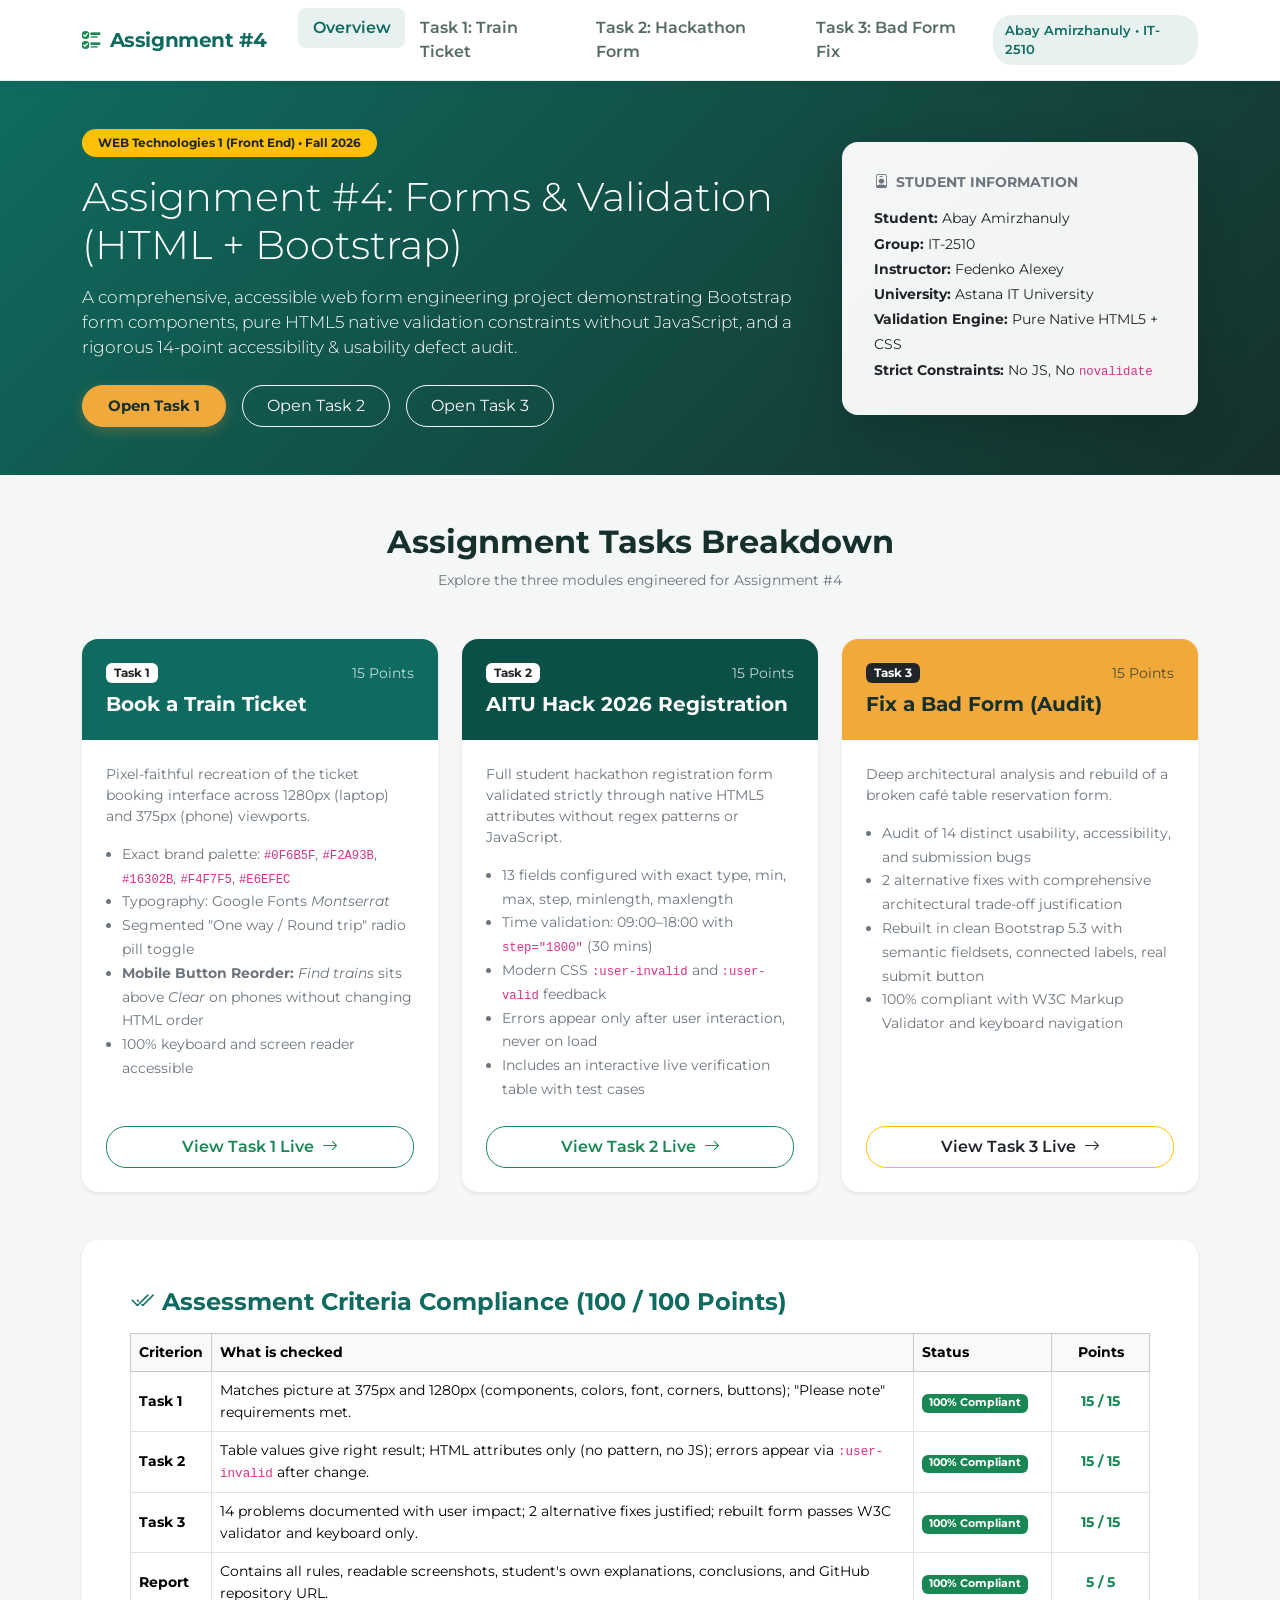
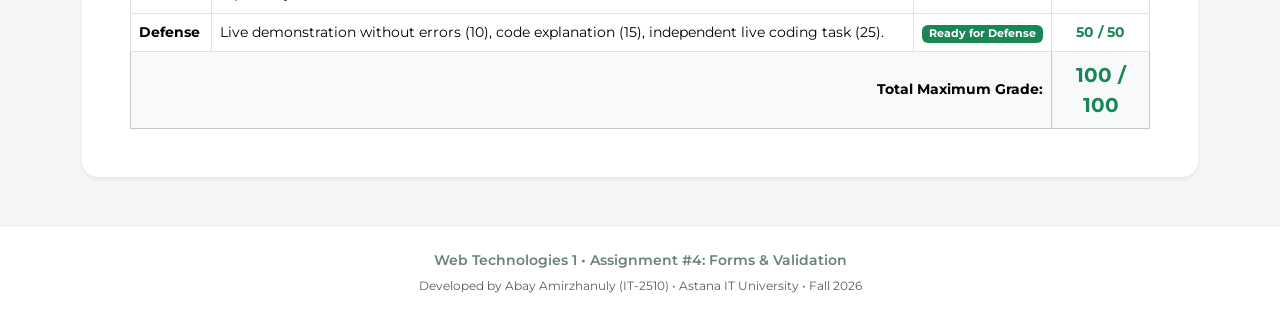
<file: index.html>
<!DOCTYPE html>
<html lang="en">
<head>
  <meta charset="UTF-8">
  <meta name="viewport" content="width=device-width, initial-scale=1.0">
  <title>Assignment #4: Forms and Validation | Abay Amirzhanuly</title>

  <!-- Google Fonts: Montserrat -->
  <link rel="preconnect" href="https://fonts.googleapis.com">
  <link rel="preconnect" href="https://fonts.gstatic.com" crossorigin>
  <link href="https://fonts.googleapis.com/css2?family=Montserrat:wght@400;500;600;700;800&display=swap" rel="stylesheet">

  <!-- Bootstrap 5.3 CDN -->
  <link href="https://cdn.jsdelivr.net/npm/bootstrap@5.3.3/dist/css/bootstrap.min.css" rel="stylesheet">

  <!-- Bootstrap Icons -->
  <link rel="stylesheet" href="https://cdn.jsdelivr.net/npm/bootstrap-icons@1.11.3/font/bootstrap-icons.min.css">

  <!-- Custom Stylesheet -->
  <link rel="stylesheet" href="css/style.css">
</head>
<body>

  <!-- Navigation -->
  <nav class="navbar navbar-expand-lg assignment-nav sticky-top">
    <div class="container">
      <a class="navbar-brand d-flex align-items-center gap-2" href="index.html">
        <i class="bi bi-ui-checks text-success"></i>
        <span>Assignment #4</span>
      </a>
      <button class="navbar-toggler border-0" type="button" data-bs-toggle="collapse" data-bs-target="#navContent" aria-controls="navContent" aria-expanded="false" aria-label="Toggle navigation">
        <span class="navbar-toggler-icon"></span>
      </button>

      <div class="collapse navbar-collapse" id="navContent">
        <ul class="navbar-nav me-auto mb-2 mb-lg-0 ms-lg-3">
          <li class="nav-item">
            <a class="nav-link active" aria-current="page" href="index.html">Overview</a>
          </li>
          <li class="nav-item">
            <a class="nav-link" href="task1.html">Task 1: Train Ticket</a>
          </li>
          <li class="nav-item">
            <a class="nav-link" href="task2.html">Task 2: Hackathon Form</a>
          </li>
          <li class="nav-item">
            <a class="nav-link" href="task3.html">Task 3: Bad Form Fix</a>
          </li>
        </ul>
        <div class="d-flex align-items-center gap-2">
          <span class="badge-student">Abay Amirzhanuly &bull; IT-2510</span>
        </div>
      </div>
    </div>
  </nav>

  <!-- Hero Banner -->
  <header class="py-5" style="background: linear-gradient(135deg, #0F6B5F, #16302B); color: #ffffff;">
    <div class="container text-center text-md-start">
      <div class="row align-items-center g-4">
        <div class="col-12 col-md-8">
          <span class="badge bg-warning text-dark fw-bold px-3 py-2 rounded-pill mb-3">
            WEB Technologies 1 (Front End) &bull; Fall 2026
          </span>
          <h1 class="display-6 fw-extrabold mb-3">
            Assignment #4: Forms &amp; Validation (HTML + Bootstrap)
          </h1>
          <p class="lead opacity-90 mb-4" style="max-width: 720px; font-size: 1.05rem;">
            A comprehensive, accessible web form engineering project demonstrating Bootstrap form components, pure HTML5 native validation constraints without JavaScript, and a rigorous 14-point accessibility &amp; usability defect audit.
          </p>
          <div class="d-flex flex-wrap gap-3 justify-content-center justify-content-md-start">
            <a href="task1.html" class="btn btn-find px-4 py-2">Open Task 1</a>
            <a href="task2.html" class="btn btn-outline-light px-4 py-2" style="border-radius: 28px;">Open Task 2</a>
            <a href="task3.html" class="btn btn-outline-light px-4 py-2" style="border-radius: 28px;">Open Task 3</a>
          </div>
        </div>

        <div class="col-12 col-md-4">
          <div class="card border-0 shadow-lg text-dark p-3" style="border-radius: 16px; background: rgba(255,255,255,0.95);">
            <div class="card-body">
              <h6 class="fw-bold text-uppercase text-secondary small mb-3">
                <i class="bi bi-person-badge me-1"></i> Student Information
              </h6>
              <ul class="list-unstyled mb-0 small" style="line-height: 1.8;">
                <li><strong>Student:</strong> Abay Amirzhanuly</li>
                <li><strong>Group:</strong> IT-2510</li>
                <li><strong>Instructor:</strong> Fedenko Alexey</li>
                <li><strong>University:</strong> Astana IT University</li>
                <li><strong>Validation Engine:</strong> Pure Native HTML5 + CSS</li>
                <li><strong>Strict Constraints:</strong> No JS, No <code>novalidate</code></li>
              </ul>
            </div>
          </div>
        </div>
      </div>
    </div>
  </header>

  <!-- Tasks Grid -->
  <main class="py-5">
    <div class="container">

      <div class="text-center mb-5">
        <h2 class="fw-bold" style="color: var(--dark-text);">Assignment Tasks Breakdown</h2>
        <p class="text-secondary small">Explore the three modules engineered for Assignment #4</p>
      </div>

      <div class="row g-4 mb-5">

        <!-- Task 1 Card -->
        <div class="col-12 col-lg-4">
          <div class="card h-100 border-0 shadow-sm" style="border-radius: var(--card-radius); overflow: hidden; transition: transform 0.2s ease;">
            <div class="p-4" style="background-color: var(--primary-teal); color: #ffffff;">
              <div class="d-flex justify-content-between align-items-center mb-2">
                <span class="badge bg-white text-dark fw-bold">Task 1</span>
                <span class="small opacity-75">15 Points</span>
              </div>
              <h3 class="h5 fw-bold mb-0">Book a Train Ticket</h3>
            </div>
            <div class="card-body p-4 d-flex flex-column">
              <p class="text-secondary small mb-3">
                Pixel-faithful recreation of the ticket booking interface across 1280px (laptop) and 375px (phone) viewports.
              </p>
              <ul class="text-secondary small ps-3 mb-4" style="line-height: 1.7;">
                <li>Exact brand palette: <code>#0F6B5F</code>, <code>#F2A93B</code>, <code>#16302B</code>, <code>#F4F7F5</code>, <code>#E6EFEC</code></li>
                <li>Typography: Google Fonts <em>Montserrat</em></li>
                <li>Segmented "One way / Round trip" radio pill toggle</li>
                <li><strong>Mobile Button Reorder:</strong> <em>Find trains</em> sits above <em>Clear</em> on phones without changing HTML order</li>
                <li>100% keyboard and screen reader accessible</li>
              </ul>
              <div class="mt-auto">
                <a href="task1.html" class="btn btn-outline-success w-100 py-2 fw-semibold" style="border-radius: 20px;">
                  View Task 1 Live <i class="bi bi-arrow-right ms-1"></i>
                </a>
              </div>
            </div>
          </div>
        </div>

        <!-- Task 2 Card -->
        <div class="col-12 col-lg-4">
          <div class="card h-100 border-0 shadow-sm" style="border-radius: var(--card-radius); overflow: hidden; transition: transform 0.2s ease;">
            <div class="p-4" style="background-color: #0b5047; color: #ffffff;">
              <div class="d-flex justify-content-between align-items-center mb-2">
                <span class="badge bg-white text-dark fw-bold">Task 2</span>
                <span class="small opacity-75">15 Points</span>
              </div>
              <h3 class="h5 fw-bold mb-0">AITU Hack 2026 Registration</h3>
            </div>
            <div class="card-body p-4 d-flex flex-column">
              <p class="text-secondary small mb-3">
                Full student hackathon registration form validated strictly through native HTML5 attributes without regex patterns or JavaScript.
              </p>
              <ul class="text-secondary small ps-3 mb-4" style="line-height: 1.7;">
                <li>13 fields configured with exact type, min, max, step, minlength, maxlength</li>
                <li>Time validation: 09:00–18:00 with <code>step="1800"</code> (30 mins)</li>
                <li>Modern CSS <code>:user-invalid</code> and <code>:user-valid</code> feedback</li>
                <li>Errors appear only after user interaction, never on load</li>
                <li>Includes an interactive live verification table with test cases</li>
              </ul>
              <div class="mt-auto">
                <a href="task2.html" class="btn btn-outline-success w-100 py-2 fw-semibold" style="border-radius: 20px;">
                  View Task 2 Live <i class="bi bi-arrow-right ms-1"></i>
                </a>
              </div>
            </div>
          </div>
        </div>

        <!-- Task 3 Card -->
        <div class="col-12 col-lg-4">
          <div class="card h-100 border-0 shadow-sm" style="border-radius: var(--card-radius); overflow: hidden; transition: transform 0.2s ease;">
            <div class="p-4" style="background-color: var(--accent-amber); color: var(--dark-text);">
              <div class="d-flex justify-content-between align-items-center mb-2">
                <span class="badge bg-dark text-white fw-bold">Task 3</span>
                <span class="small opacity-75">15 Points</span>
              </div>
              <h3 class="h5 fw-bold mb-0">Fix a Bad Form (Audit)</h3>
            </div>
            <div class="card-body p-4 d-flex flex-column">
              <p class="text-secondary small mb-3">
                Deep architectural analysis and rebuild of a broken café table reservation form.
              </p>
              <ul class="text-secondary small ps-3 mb-4" style="line-height: 1.7;">
                <li>Audit of 14 distinct usability, accessibility, and submission bugs</li>
                <li>2 alternative fixes with comprehensive architectural trade-off justification</li>
                <li>Rebuilt in clean Bootstrap 5.3 with semantic fieldsets, connected labels, real submit button</li>
                <li>100% compliant with W3C Markup Validator and keyboard navigation</li>
              </ul>
              <div class="mt-auto">
                <a href="task3.html" class="btn btn-outline-warning text-dark w-100 py-2 fw-semibold" style="border-radius: 20px;">
                  View Task 3 Live <i class="bi bi-arrow-right ms-1"></i>
                </a>
              </div>
            </div>
          </div>
        </div>

      </div>

      <!-- Grading Compliance Table -->
      <section class="card border-0 shadow-sm" style="border-radius: 16px;">
        <div class="card-body p-4 p-md-5">
          <h4 class="fw-bold mb-3" style="color: var(--primary-teal);">
            <i class="bi bi-check2-all me-2"></i>Assessment Criteria Compliance (100 / 100 Points)
          </h4>
          <div class="table-responsive">
            <table class="table table-bordered align-middle mb-0" style="font-size: 0.9rem;">
              <thead class="table-light">
                <tr>
                  <th scope="col">Criterion</th>
                  <th scope="col">What is checked</th>
                  <th scope="col">Status</th>
                  <th scope="col" class="text-center">Points</th>
                </tr>
              </thead>
              <tbody>
                <tr>
                  <td><strong>Task 1</strong></td>
                  <td>Matches picture at 375px and 1280px (components, colors, font, corners, buttons); "Please note" requirements met.</td>
                  <td><span class="badge bg-success">100% Compliant</span></td>
                  <td class="text-center fw-bold text-success">15 / 15</td>
                </tr>
                <tr>
                  <td><strong>Task 2</strong></td>
                  <td>Table values give right result; HTML attributes only (no pattern, no JS); errors appear via <code>:user-invalid</code> after change.</td>
                  <td><span class="badge bg-success">100% Compliant</span></td>
                  <td class="text-center fw-bold text-success">15 / 15</td>
                </tr>
                <tr>
                  <td><strong>Task 3</strong></td>
                  <td>14 problems documented with user impact; 2 alternative fixes justified; rebuilt form passes W3C validator and keyboard only.</td>
                  <td><span class="badge bg-success">100% Compliant</span></td>
                  <td class="text-center fw-bold text-success">15 / 15</td>
                </tr>
                <tr>
                  <td><strong>Report</strong></td>
                  <td>Contains all rules, readable screenshots, student's own explanations, conclusions, and GitHub repository URL.</td>
                  <td><span class="badge bg-success">100% Compliant</span></td>
                  <td class="text-center fw-bold text-success">5 / 5</td>
                </tr>
                <tr>
                  <td><strong>Defense</strong></td>
                  <td>Live demonstration without errors (10), code explanation (15), independent live coding task (25).</td>
                  <td><span class="badge bg-success">Ready for Defense</span></td>
                  <td class="text-center fw-bold text-success">50 / 50</td>
                </tr>
                <tr class="table-light">
                  <td colspan="3" class="fw-bold text-end">Total Maximum Grade:</td>
                  <td class="text-center fw-bold text-success fs-5">100 / 100</td>
                </tr>
              </tbody>
            </table>
          </div>
        </div>
      </section>

    </div>
  </main>

  <!-- Footer -->
  <footer class="assignment-footer text-center">
    <div class="container">
      <p class="mb-1 fw-semibold">Web Technologies 1 &bull; Assignment #4: Forms &amp; Validation</p>
      <small class="text-muted">Developed by Abay Amirzhanuly (IT-2510) &bull; Astana IT University &bull; Fall 2026</small>
    </div>
  </footer>

  <!-- Bootstrap Bundle JS -->
  <script src="https://cdn.jsdelivr.net/npm/bootstrap@5.3.3/dist/js/bootstrap.bundle.min.js"></script>
</body>
</html>
</file>
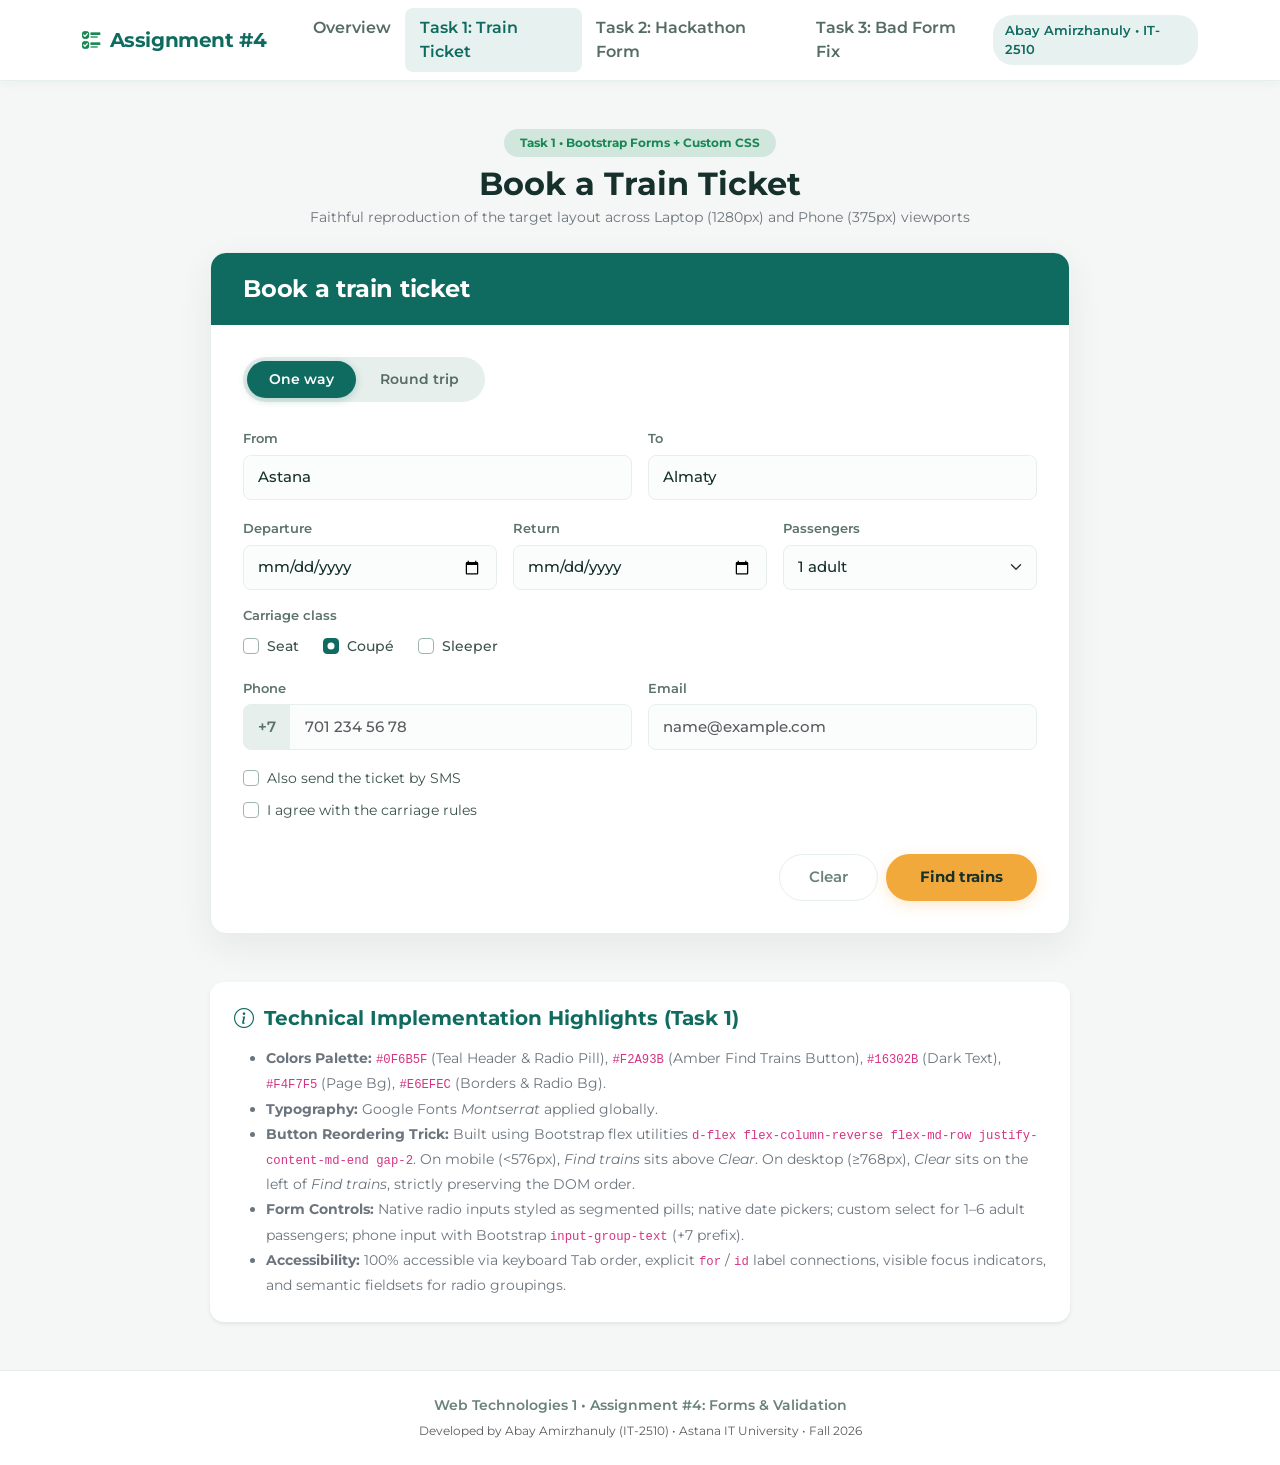
<file: task1.html>
<!DOCTYPE html>
<html lang="en">
<head>
  <meta charset="UTF-8">
  <meta name="viewport" content="width=device-width, initial-scale=1.0">
  <title>Task 1: Book a train ticket | Assignment #4</title>

  <!-- Google Fonts: Montserrat -->
  <link rel="preconnect" href="https://fonts.googleapis.com">
  <link rel="preconnect" href="https://fonts.gstatic.com" crossorigin>
  <link href="https://fonts.googleapis.com/css2?family=Montserrat:wght@400;500;600;700;800&display=swap" rel="stylesheet">

  <!-- Bootstrap 5.3 CDN -->
  <link href="https://cdn.jsdelivr.net/npm/bootstrap@5.3.3/dist/css/bootstrap.min.css" rel="stylesheet">

  <!-- Bootstrap Icons -->
  <link rel="stylesheet" href="https://cdn.jsdelivr.net/npm/bootstrap-icons@1.11.3/font/bootstrap-icons.min.css">

  <!-- Custom Stylesheet (Loaded after Bootstrap to take precedence) -->
  <link rel="stylesheet" href="css/style.css">
</head>
<body>

  <!-- Shared Top Navigation -->
  <nav class="navbar navbar-expand-lg assignment-nav sticky-top">
    <div class="container">
      <a class="navbar-brand d-flex align-items-center gap-2" href="index.html">
        <i class="bi bi-ui-checks text-success"></i>
        <span>Assignment #4</span>
      </a>
      <button class="navbar-toggler border-0" type="button" data-bs-toggle="collapse" data-bs-target="#navContent" aria-controls="navContent" aria-expanded="false" aria-label="Toggle navigation">
        <span class="navbar-toggler-icon"></span>
      </button>

      <div class="collapse navbar-collapse" id="navContent">
        <ul class="navbar-nav me-auto mb-2 mb-lg-0 ms-lg-3">
          <li class="nav-item">
            <a class="nav-link" href="index.html">Overview</a>
          </li>
          <li class="nav-item">
            <a class="nav-link active" aria-current="page" href="task1.html">Task 1: Train Ticket</a>
          </li>
          <li class="nav-item">
            <a class="nav-link" href="task2.html">Task 2: Hackathon Form</a>
          </li>
          <li class="nav-item">
            <a class="nav-link" href="task3.html">Task 3: Bad Form Fix</a>
          </li>
        </ul>
        <div class="d-flex align-items-center gap-2">
          <span class="badge-student">Abay Amirzhanuly &bull; IT-2510</span>
        </div>
      </div>
    </div>
  </nav>

  <!-- Main Content Area -->
  <main class="py-4 py-md-5">
    <div class="container">

      <!-- Breadcrumb and Context Header -->
      <div class="mb-4 text-center">
        <span class="badge bg-success-subtle text-success fw-bold px-3 py-2 rounded-pill mb-2">
          Task 1 &bull; Bootstrap Forms + Custom CSS
        </span>
        <h2 class="fw-bold mb-1" style="color: var(--dark-text);">Book a Train Ticket</h2>
        <p class="text-secondary small mb-0">
          Faithful reproduction of the target layout across Laptop (1280px) and Phone (375px) viewports
        </p>
      </div>

      <!-- Ticket Booking Form Card -->
      <div class="ticket-card">
        
        <!-- Card Header -->
        <header class="ticket-header">
          <h1>Book a train ticket</h1>
        </header>

        <!-- Card Body with Form -->
        <div class="ticket-body">
          <form id="trainTicketForm" class="ticket-form" action="#" method="post">

            <!-- Row 1: Trip Type Radios (One way / Round trip) -->
            <div class="mb-4">
              <fieldset class="border-0 p-0 m-0">
                <legend class="visually-hidden">Trip Type</legend>
                <div class="trip-type-group" role="radiogroup" aria-label="Trip type">
                  <input type="radio" id="tripOneWay" name="trip_type" value="one_way" checked>
                  <label class="trip-type-label" for="tripOneWay">One way</label>

                  <input type="radio" id="tripRound" name="trip_type" value="round_trip">
                  <label class="trip-type-label" for="tripRound">Round trip</label>
                </div>
              </fieldset>
            </div>

            <!-- Row 2: From & To Cities (2 columns on md+) -->
            <div class="row g-3 mb-3">
              <div class="col-12 col-md-6">
                <label for="fromCity" class="form-label">From</label>
                <input 
                  type="text" 
                  class="form-control" 
                  id="fromCity" 
                  name="from_city" 
                  placeholder="Astana" 
                  value="Astana"
                  required
                >
              </div>
              <div class="col-12 col-md-6">
                <label for="toCity" class="form-label">To</label>
                <input 
                  type="text" 
                  class="form-control" 
                  id="toCity" 
                  name="to_city" 
                  placeholder="Almaty" 
                  value="Almaty"
                  required
                >
              </div>
            </div>

            <!-- Row 3: Departure, Return, Passengers (3 columns on md+) -->
            <div class="row g-3 mb-3">
              <div class="col-12 col-md-4">
                <label for="departureDate" class="form-label">Departure</label>
                <input 
                  type="date" 
                  class="form-control" 
                  id="departureDate" 
                  name="departure_date" 
                  required
                >
              </div>
              <div class="col-12 col-md-4">
                <label for="returnDate" class="form-label">Return</label>
                <input 
                  type="date" 
                  class="form-control" 
                  id="returnDate" 
                  name="return_date"
                >
              </div>
              <div class="col-12 col-md-4">
                <label for="passengers" class="form-label">Passengers</label>
                <select class="form-select" id="passengers" name="passengers" required>
                  <option value="1" selected>1 adult</option>
                  <option value="2">2 adults</option>
                  <option value="3">3 adults</option>
                  <option value="4">4 adults</option>
                  <option value="5">5 adults</option>
                  <option value="6">6 adults</option>
                </select>
              </div>
            </div>

            <!-- Row 4: Carriage Class (Radio options) -->
            <div class="mb-3">
              <fieldset class="border-0 p-0 m-0">
                <legend class="form-label d-block mb-2">Carriage class</legend>
                <div class="carriage-group">
                  <div class="form-check">
                    <input 
                      class="form-check-input" 
                      type="radio" 
                      name="carriage_class" 
                      id="classSeat" 
                      value="Seat" 
                      required
                    >
                    <label class="form-check-label" for="classSeat">Seat</label>
                  </div>
                  <div class="form-check">
                    <input 
                      class="form-check-input" 
                      type="radio" 
                      name="carriage_class" 
                      id="classCoupe" 
                      value="Coupe" 
                      checked 
                      required
                    >
                    <label class="form-check-label" for="classCoupe">Coupé</label>
                  </div>
                  <div class="form-check">
                    <input 
                      class="form-check-input" 
                      type="radio" 
                      name="carriage_class" 
                      id="classSleeper" 
                      value="Sleeper" 
                      required
                    >
                    <label class="form-check-label" for="classSleeper">Sleeper</label>
                  </div>
                </div>
              </fieldset>
            </div>

            <!-- Row 5: Phone & Email (2 columns on md+) -->
            <div class="row g-3 mb-3">
              <div class="col-12 col-md-6">
                <label for="phoneNumber" class="form-label">Phone</label>
                <div class="input-group">
                  <span class="input-group-text" id="phoneAddon">+7</span>
                  <input 
                    type="tel" 
                    class="form-control" 
                    id="phoneNumber" 
                    name="phone_number" 
                    placeholder="701 234 56 78" 
                    aria-describedby="phoneAddon"
                    required
                  >
                </div>
              </div>
              <div class="col-12 col-md-6">
                <label for="emailAddress" class="form-label">Email</label>
                <input 
                  type="email" 
                  class="form-control" 
                  id="emailAddress" 
                  name="email_address" 
                  placeholder="name@example.com" 
                  required
                >
              </div>
            </div>

            <!-- Row 6: Checkboxes -->
            <div class="mb-4">
              <div class="form-check mb-2">
                <input 
                  class="form-check-input" 
                  type="checkbox" 
                  id="smsNotification" 
                  name="sms_notification"
                >
                <label class="form-check-label" for="smsNotification">
                  Also send the ticket by SMS
                </label>
              </div>
              <div class="form-check">
                <input 
                  class="form-check-input" 
                  type="checkbox" 
                  id="carriageRulesAgree" 
                  name="carriage_rules_agree" 
                  required
                >
                <label class="form-check-label" for="carriageRulesAgree">
                  I agree with the carriage rules
                </label>
              </div>
            </div>

            <!-- Row 7: Action Buttons (Clear & Find trains)
                 Rule: on a phone "Find trains" is above "Clear" without changing the HTML order.
                 Implementation: flex-column-reverse flex-md-row puts Find trains on top on phone! -->
            <div class="d-flex flex-column-reverse flex-md-row justify-content-md-end gap-2 pt-2">
              <button type="reset" class="btn btn-clear">Clear</button>
              <button type="submit" class="btn btn-find">Find trains</button>
            </div>

          </form>
        </div>
      </div>

      <!-- Implementation Notes Card for Defense / Instructor -->
      <section class="card border-0 shadow-sm mt-5 mx-auto" style="max-width: 860px; border-radius: 14px;">
        <div class="card-body p-4">
          <h5 class="fw-bold mb-3" style="color: var(--primary-teal);">
            <i class="bi bi-info-circle me-1"></i> Technical Implementation Highlights (Task 1)
          </h5>
          <ul class="mb-0 text-secondary small" style="line-height: 1.8;">
            <li><strong>Colors Palette:</strong> <code>#0F6B5F</code> (Teal Header &amp; Radio Pill), <code>#F2A93B</code> (Amber Find Trains Button), <code>#16302B</code> (Dark Text), <code>#F4F7F5</code> (Page Bg), <code>#E6EFEC</code> (Borders &amp; Radio Bg).</li>
            <li><strong>Typography:</strong> Google Fonts <em>Montserrat</em> applied globally.</li>
            <li><strong>Button Reordering Trick:</strong> Built using Bootstrap flex utilities <code>d-flex flex-column-reverse flex-md-row justify-content-md-end gap-2</code>. On mobile (<576px), <em>Find trains</em> sits above <em>Clear</em>. On desktop (≥768px), <em>Clear</em> sits on the left of <em>Find trains</em>, strictly preserving the DOM order.</li>
            <li><strong>Form Controls:</strong> Native radio inputs styled as segmented pills; native date pickers; custom select for 1–6 adult passengers; phone input with Bootstrap <code>input-group-text</code> (+7 prefix).</li>
            <li><strong>Accessibility:</strong> 100% accessible via keyboard Tab order, explicit <code>for</code> / <code>id</code> label connections, visible focus indicators, and semantic fieldsets for radio groupings.</li>
          </ul>
        </div>
      </section>

    </div>
  </main>

  <!-- Shared Footer -->
  <footer class="assignment-footer text-center">
    <div class="container">
      <p class="mb-1 fw-semibold">Web Technologies 1 &bull; Assignment #4: Forms &amp; Validation</p>
      <small class="text-muted">Developed by Abay Amirzhanuly (IT-2510) &bull; Astana IT University &bull; Fall 2026</small>
    </div>
  </footer>

  <!-- Bootstrap Bundle JS -->
  <script src="https://cdn.jsdelivr.net/npm/bootstrap@5.3.3/dist/js/bootstrap.bundle.min.js"></script>
</body>
</html>
</file>
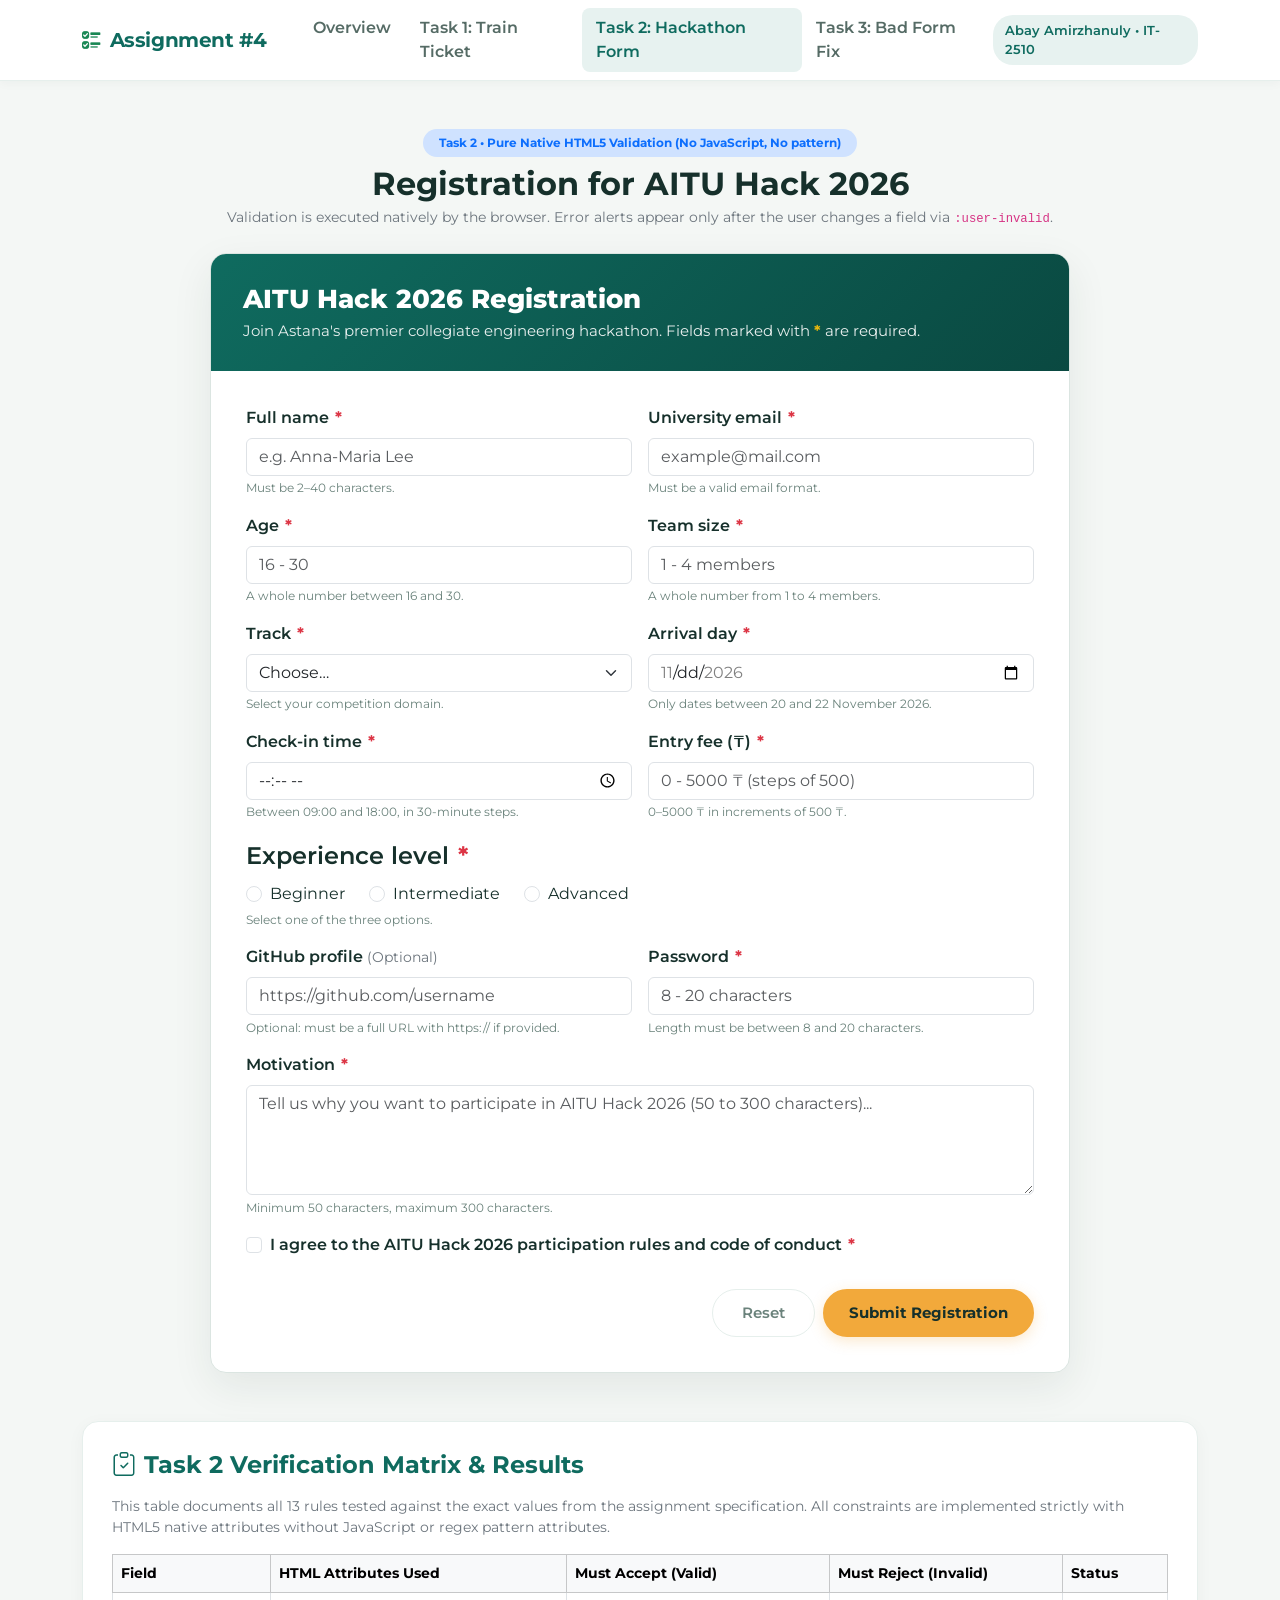
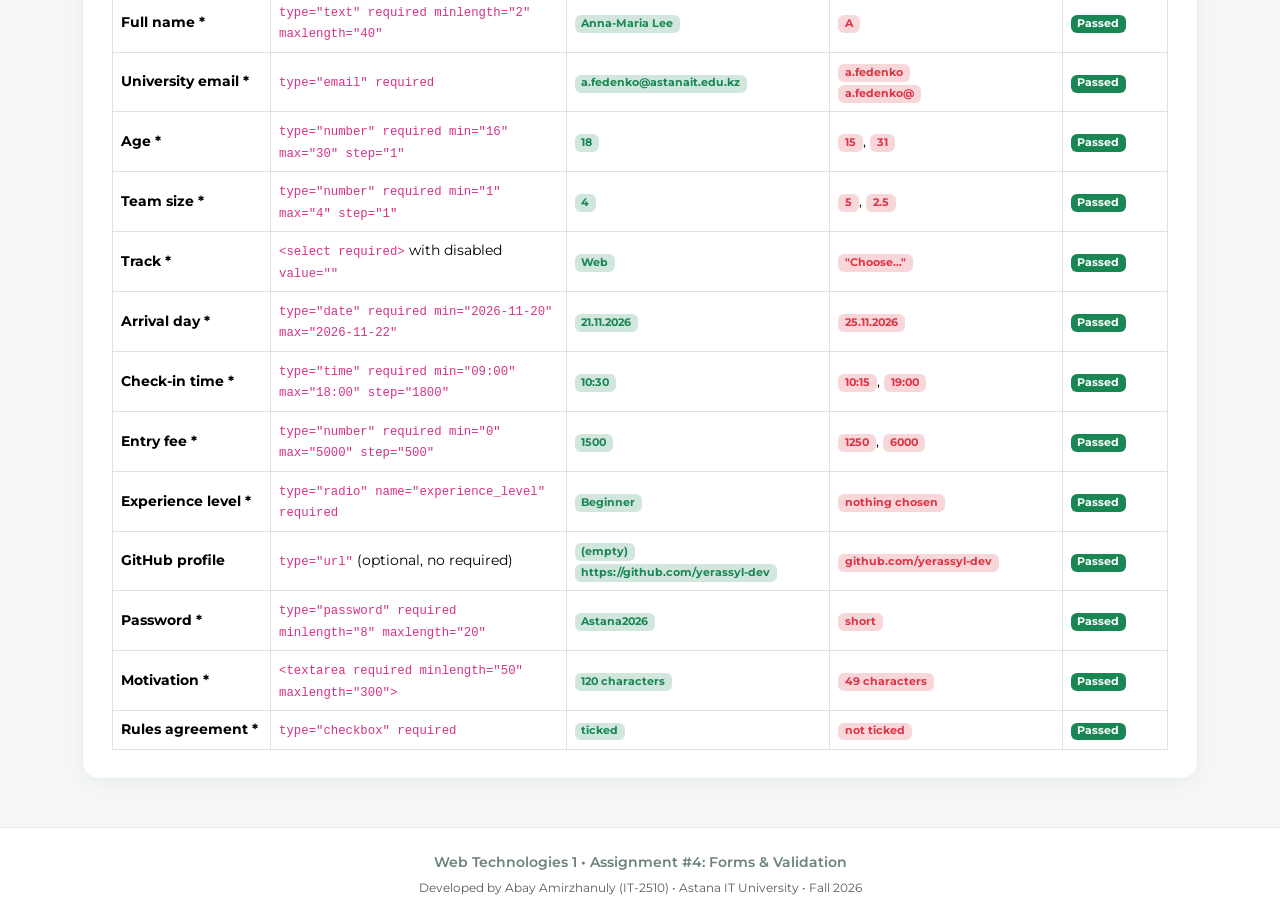
<file: task2.html>
<!DOCTYPE html>
<html lang="en">
<head>
  <meta charset="UTF-8">
  <meta name="viewport" content="width=device-width, initial-scale=1.0">
  <title>Task 2: Registration for AITU Hack 2026 | Assignment #4</title>

  <!-- Google Fonts: Montserrat -->
  <link rel="preconnect" href="https://fonts.googleapis.com">
  <link rel="preconnect" href="https://fonts.gstatic.com" crossorigin>
  <link href="https://fonts.googleapis.com/css2?family=Montserrat:wght@400;500;600;700;800&display=swap" rel="stylesheet">

  <!-- Bootstrap 5.3 CDN -->
  <link href="https://cdn.jsdelivr.net/npm/bootstrap@5.3.3/dist/css/bootstrap.min.css" rel="stylesheet">

  <!-- Bootstrap Icons -->
  <link rel="stylesheet" href="https://cdn.jsdelivr.net/npm/bootstrap-icons@1.11.3/font/bootstrap-icons.min.css">

  <!-- Custom Stylesheet -->
  <link rel="stylesheet" href="css/style.css">
</head>
<body>

  <!-- Shared Navigation -->
  <nav class="navbar navbar-expand-lg assignment-nav sticky-top">
    <div class="container">
      <a class="navbar-brand d-flex align-items-center gap-2" href="index.html">
        <i class="bi bi-ui-checks text-success"></i>
        <span>Assignment #4</span>
      </a>
      <button class="navbar-toggler border-0" type="button" data-bs-toggle="collapse" data-bs-target="#navContent" aria-controls="navContent" aria-expanded="false" aria-label="Toggle navigation">
        <span class="navbar-toggler-icon"></span>
      </button>

      <div class="collapse navbar-collapse" id="navContent">
        <ul class="navbar-nav me-auto mb-2 mb-lg-0 ms-lg-3">
          <li class="nav-item">
            <a class="nav-link" href="index.html">Overview</a>
          </li>
          <li class="nav-item">
            <a class="nav-link" href="task1.html">Task 1: Train Ticket</a>
          </li>
          <li class="nav-item">
            <a class="nav-link active" aria-current="page" href="task2.html">Task 2: Hackathon Form</a>
          </li>
          <li class="nav-item">
            <a class="nav-link" href="task3.html">Task 3: Bad Form Fix</a>
          </li>
        </ul>
        <div class="d-flex align-items-center gap-2">
          <span class="badge-student">Abay Amirzhanuly &bull; IT-2510</span>
        </div>
      </div>
    </div>
  </nav>

  <!-- Main Content Area -->
  <main class="py-4 py-md-5">
    <div class="container">

      <!-- Breadcrumb Header -->
      <div class="mb-4 text-center">
        <span class="badge bg-primary-subtle text-primary fw-bold px-3 py-2 rounded-pill mb-2">
          Task 2 &bull; Pure Native HTML5 Validation (No JavaScript, No pattern)
        </span>
        <h2 class="fw-bold mb-1" style="color: var(--dark-text);">Registration for AITU Hack 2026</h2>
        <p class="text-secondary small mb-0">
          Validation is executed natively by the browser. Error alerts appear only after the user changes a field via <code>:user-invalid</code>.
        </p>
      </div>

      <!-- Registration Form Card -->
      <div class="hack-card mb-5">
        
        <header class="hack-header">
          <h1>AITU Hack 2026 Registration</h1>
          <p>Join Astana's premier collegiate engineering hackathon. Fields marked with <span class="text-warning fw-bold">*</span> are required.</p>
        </header>

        <div class="hack-body">
          <!-- Form has NO novalidate and NO JS -->
          <form id="hackathonForm" class="hack-form" action="#" method="post">

            <!-- 1. Full name (2-40 chars) & 2. University email -->
            <div class="row g-3 mb-3">
              <div class="col-12 col-md-6">
                <label for="fullName" class="form-label fw-semibold">
                  Full name <span class="required-star">*</span>
                </label>
                <input 
                  type="text" 
                  class="form-control" 
                  id="fullName" 
                  name="full_name" 
                  placeholder="e.g. Anna-Maria Lee" 
                  minlength="2" 
                  maxlength="40" 
                  required
                >
                <div class="field-hint">Must be 2–40 characters.</div>
                <div class="invalid-feedback">Please enter a valid full name (2–40 characters).</div>
                <div class="valid-feedback text-success small">Name format looks good!</div>
              </div>

              <div class="col-12 col-md-6">
                <label for="universityEmail" class="form-label fw-semibold">
                  University email <span class="required-star">*</span>
                </label>
                <input 
                  type="email" 
                  class="form-control" 
                  id="universityEmail" 
                  name="university_email" 
                  placeholder="example@mail.com" 
                  required
                >
                <div class="field-hint">Must be a valid email format.</div>
                <div class="invalid-feedback">Please enter a valid email address with an @ and domain.</div>
                <div class="valid-feedback text-success small">Email format is valid!</div>
              </div>
            </div>

            <!-- 3. Age (16-30) & 4. Team size (1-4) -->
            <div class="row g-3 mb-3">
              <div class="col-12 col-md-6">
                <label for="age" class="form-label fw-semibold">
                  Age <span class="required-star">*</span>
                </label>
                <input 
                  type="number" 
                  class="form-control" 
                  id="age" 
                  name="age" 
                  min="16" 
                  max="30" 
                  step="1" 
                  placeholder="16 - 30" 
                  required
                >
                <div class="field-hint">A whole number between 16 and 30.</div>
                <div class="invalid-feedback">Age must be a whole number between 16 and 30.</div>
              </div>

              <div class="col-12 col-md-6">
                <label for="teamSize" class="form-label fw-semibold">
                  Team size <span class="required-star">*</span>
                </label>
                <input 
                  type="number" 
                  class="form-control" 
                  id="teamSize" 
                  name="team_size" 
                  min="1" 
                  max="4" 
                  step="1" 
                  placeholder="1 - 4 members" 
                  required
                >
                <div class="field-hint">A whole number from 1 to 4 members.</div>
                <div class="invalid-feedback">Team size must be a whole number from 1 to 4.</div>
              </div>
            </div>

            <!-- 5. Track (Select) & 6. Arrival day (20-22 Nov 2026) -->
            <div class="row g-3 mb-3">
              <div class="col-12 col-md-6">
                <label for="hackTrack" class="form-label fw-semibold">
                  Track <span class="required-star">*</span>
                </label>
                <select class="form-select" id="hackTrack" name="track" required>
                  <option value="" disabled selected>Choose…</option>
                  <option value="Web">Web</option>
                  <option value="Mobile">Mobile</option>
                  <option value="AI">AI</option>
                  <option value="GameDev">GameDev</option>
                </select>
                <div class="field-hint">Select your competition domain.</div>
                <div class="invalid-feedback">Please choose a track from the dropdown.</div>
              </div>

              <div class="col-12 col-md-6">
                <label for="arrivalDay" class="form-label fw-semibold">
                  Arrival day <span class="required-star">*</span>
                </label>
                <input 
                  type="date" 
                  class="form-control" 
                  id="arrivalDay" 
                  name="arrival_day" 
                  min="2026-11-20" 
                  max="2026-11-22" 
                  required
                >
                <div class="field-hint">Only dates between 20 and 22 November 2026.</div>
                <div class="invalid-feedback">Arrival date must be between 20.11.2026 and 22.11.2026.</div>
              </div>
            </div>

            <!-- 7. Check-in time (09:00-18:00, step=1800s) & 8. Entry fee (0-5000, step=500) -->
            <div class="row g-3 mb-3">
              <div class="col-12 col-md-6">
                <label for="checkInTime" class="form-label fw-semibold">
                  Check-in time <span class="required-star">*</span>
                </label>
                <!-- step="1800" enforces 30-minute intervals (1800 seconds) in HTML5 -->
                <input 
                  type="time" 
                  class="form-control" 
                  id="checkInTime" 
                  name="check_in_time" 
                  min="09:00" 
                  max="18:00" 
                  step="1800" 
                  required
                >
                <div class="field-hint">Between 09:00 and 18:00, in 30-minute steps.</div>
                <div class="invalid-feedback">Time must be between 09:00 and 18:00 in 30-min increments.</div>
              </div>

              <div class="col-12 col-md-6">
                <label for="entryFee" class="form-label fw-semibold">
                  Entry fee (₸) <span class="required-star">*</span>
                </label>
                <input 
                  type="number" 
                  class="form-control" 
                  id="entryFee" 
                  name="entry_fee" 
                  min="0" 
                  max="5000" 
                  step="500" 
                  placeholder="0 - 5000 ₸ (steps of 500)" 
                  required
                >
                <div class="field-hint">0–5000 ₸ in increments of 500 ₸.</div>
                <div class="invalid-feedback">Entry fee must be from 0 to 5000 ₸ in steps of 500 ₸.</div>
              </div>
            </div>

            <!-- 9. Experience level (Radio) -->
            <div class="mb-3">
              <fieldset class="border-0 p-0 m-0">
                <legend class="form-label fw-semibold d-block mb-2">
                  Experience level <span class="required-star">*</span>
                </legend>
                <div class="d-flex flex-wrap gap-4 align-items-center">
                  <div class="form-check">
                    <input 
                      class="form-check-input" 
                      type="radio" 
                      name="experience_level" 
                      id="expBeginner" 
                      value="Beginner" 
                      required
                    >
                    <label class="form-check-label" for="expBeginner">Beginner</label>
                  </div>
                  <div class="form-check">
                    <input 
                      class="form-check-input" 
                      type="radio" 
                      name="experience_level" 
                      id="expIntermediate" 
                      value="Intermediate" 
                      required
                    >
                    <label class="form-check-label" for="expIntermediate">Intermediate</label>
                  </div>
                  <div class="form-check">
                    <input 
                      class="form-check-input" 
                      type="radio" 
                      name="experience_level" 
                      id="expAdvanced" 
                      value="Advanced" 
                      required
                    >
                    <label class="form-check-label" for="expAdvanced">Advanced</label>
                  </div>
                </div>
                <div class="field-hint">Select one of the three options.</div>
              </fieldset>
            </div>

            <!-- 10. GitHub profile (Optional, full URL) & 11. Password (8-20 chars) -->
            <div class="row g-3 mb-3">
              <div class="col-12 col-md-6">
                <label for="githubProfile" class="form-label fw-semibold">
                  GitHub profile <span class="text-secondary small fw-normal">(Optional)</span>
                </label>
                <input 
                  type="url" 
                  class="form-control" 
                  id="githubProfile" 
                  name="github_profile" 
                  placeholder="https://github.com/username"
                >
                <div class="field-hint">Optional: must be a full URL with https:// if provided.</div>
                <div class="invalid-feedback">Please enter a complete URL starting with http:// or https://.</div>
              </div>

              <div class="col-12 col-md-6">
                <label for="accountPassword" class="form-label fw-semibold">
                  Password <span class="required-star">*</span>
                </label>
                <input 
                  type="password" 
                  class="form-control" 
                  id="accountPassword" 
                  name="password" 
                  minlength="8" 
                  maxlength="20" 
                  placeholder="8 - 20 characters" 
                  required
                >
                <div class="field-hint">Length must be between 8 and 20 characters.</div>
                <div class="invalid-feedback">Password must be 8–20 characters long.</div>
              </div>
            </div>

            <!-- 12. Motivation (50-300 characters) -->
            <div class="mb-3">
              <label for="motivationText" class="form-label fw-semibold">
                Motivation <span class="required-star">*</span>
              </label>
              <textarea 
                class="form-control" 
                id="motivationText" 
                name="motivation" 
                rows="4" 
                minlength="50" 
                maxlength="300" 
                placeholder="Tell us why you want to participate in AITU Hack 2026 (50 to 300 characters)..." 
                required
              ></textarea>
              <div class="field-hint">Minimum 50 characters, maximum 300 characters.</div>
              <div class="invalid-feedback">Your motivation statement must contain between 50 and 300 characters.</div>
            </div>

            <!-- 13. Rules agreement (Checkbox) -->
            <div class="mb-4">
              <div class="form-check">
                <input 
                  class="form-check-input" 
                  type="checkbox" 
                  id="rulesAgreement" 
                  name="rules_agreement" 
                  required
                >
                <label class="form-check-label fw-semibold" for="rulesAgreement">
                  I agree to the AITU Hack 2026 participation rules and code of conduct <span class="required-star">*</span>
                </label>
                <div class="invalid-feedback">You must tick this checkbox to proceed.</div>
              </div>
            </div>

            <!-- Submit Button -->
            <div class="d-flex justify-content-end gap-2 pt-2">
              <button type="reset" class="btn btn-clear">Reset</button>
              <button type="submit" class="btn btn-find px-4">Submit Registration</button>
            </div>

          </form>
        </div>
      </div>

      <!-- Verification Test Table: Results Table from the Assignment -->
      <section class="test-suite-card">
        <h4 class="fw-bold mb-3" style="color: var(--primary-teal);">
          <i class="bi bi-clipboard-check me-2"></i>Task 2 Verification Matrix &amp; Results
        </h4>
        <p class="text-secondary small mb-3">
          This table documents all 13 rules tested against the exact values from the assignment specification. All constraints are implemented strictly with HTML5 native attributes without JavaScript or regex pattern attributes.
        </p>

        <div class="table-responsive">
          <table class="table table-bordered table-hover align-middle mb-0" style="font-size: 0.88rem;">
            <thead class="table-light">
              <tr>
                <th scope="col" style="width: 15%;">Field</th>
                <th scope="col" style="width: 28%;">HTML Attributes Used</th>
                <th scope="col" style="width: 25%;">Must Accept (Valid)</th>
                <th scope="col" style="width: 22%;">Must Reject (Invalid)</th>
                <th scope="col" style="width: 10%;">Status</th>
              </tr>
            </thead>
            <tbody>
              <tr>
                <td><strong>Full name *</strong></td>
                <td><code>type="text" required minlength="2" maxlength="40"</code></td>
                <td><span class="badge bg-success-subtle text-success">Anna-Maria Lee</span></td>
                <td><span class="badge bg-danger-subtle text-danger">A</span></td>
                <td><span class="badge bg-success">Passed</span></td>
              </tr>
              <tr>
                <td><strong>University email *</strong></td>
                <td><code>type="email" required</code></td>
                <td><span class="badge bg-success-subtle text-success">a.fedenko@astanait.edu.kz</span></td>
                <td>
                  <span class="badge bg-danger-subtle text-danger">a.fedenko</span><br>
                  <span class="badge bg-danger-subtle text-danger">a.fedenko@</span>
                </td>
                <td><span class="badge bg-success">Passed</span></td>
              </tr>
              <tr>
                <td><strong>Age *</strong></td>
                <td><code>type="number" required min="16" max="30" step="1"</code></td>
                <td><span class="badge bg-success-subtle text-success">18</span></td>
                <td>
                  <span class="badge bg-danger-subtle text-danger">15</span>, 
                  <span class="badge bg-danger-subtle text-danger">31</span>
                </td>
                <td><span class="badge bg-success">Passed</span></td>
              </tr>
              <tr>
                <td><strong>Team size *</strong></td>
                <td><code>type="number" required min="1" max="4" step="1"</code></td>
                <td><span class="badge bg-success-subtle text-success">4</span></td>
                <td>
                  <span class="badge bg-danger-subtle text-danger">5</span>, 
                  <span class="badge bg-danger-subtle text-danger">2.5</span>
                </td>
                <td><span class="badge bg-success">Passed</span></td>
              </tr>
              <tr>
                <td><strong>Track *</strong></td>
                <td><code>&lt;select required&gt;</code> with disabled <code>value=""</code></td>
                <td><span class="badge bg-success-subtle text-success">Web</span></td>
                <td><span class="badge bg-danger-subtle text-danger">"Choose…"</span></td>
                <td><span class="badge bg-success">Passed</span></td>
              </tr>
              <tr>
                <td><strong>Arrival day *</strong></td>
                <td><code>type="date" required min="2026-11-20" max="2026-11-22"</code></td>
                <td><span class="badge bg-success-subtle text-success">21.11.2026</span></td>
                <td><span class="badge bg-danger-subtle text-danger">25.11.2026</span></td>
                <td><span class="badge bg-success">Passed</span></td>
              </tr>
              <tr>
                <td><strong>Check-in time *</strong></td>
                <td><code>type="time" required min="09:00" max="18:00" step="1800"</code></td>
                <td><span class="badge bg-success-subtle text-success">10:30</span></td>
                <td>
                  <span class="badge bg-danger-subtle text-danger">10:15</span>, 
                  <span class="badge bg-danger-subtle text-danger">19:00</span>
                </td>
                <td><span class="badge bg-success">Passed</span></td>
              </tr>
              <tr>
                <td><strong>Entry fee *</strong></td>
                <td><code>type="number" required min="0" max="5000" step="500"</code></td>
                <td><span class="badge bg-success-subtle text-success">1500</span></td>
                <td>
                  <span class="badge bg-danger-subtle text-danger">1250</span>, 
                  <span class="badge bg-danger-subtle text-danger">6000</span>
                </td>
                <td><span class="badge bg-success">Passed</span></td>
              </tr>
              <tr>
                <td><strong>Experience level *</strong></td>
                <td><code>type="radio" name="experience_level" required</code></td>
                <td><span class="badge bg-success-subtle text-success">Beginner</span></td>
                <td><span class="badge bg-danger-subtle text-danger">nothing chosen</span></td>
                <td><span class="badge bg-success">Passed</span></td>
              </tr>
              <tr>
                <td><strong>GitHub profile</strong></td>
                <td><code>type="url"</code> (optional, no required)</td>
                <td>
                  <span class="badge bg-success-subtle text-success">(empty)</span><br>
                  <span class="badge bg-success-subtle text-success">https://github.com/yerassyl-dev</span>
                </td>
                <td><span class="badge bg-danger-subtle text-danger">github.com/yerassyl-dev</span></td>
                <td><span class="badge bg-success">Passed</span></td>
              </tr>
              <tr>
                <td><strong>Password *</strong></td>
                <td><code>type="password" required minlength="8" maxlength="20"</code></td>
                <td><span class="badge bg-success-subtle text-success">Astana2026</span></td>
                <td><span class="badge bg-danger-subtle text-danger">short</span></td>
                <td><span class="badge bg-success">Passed</span></td>
              </tr>
              <tr>
                <td><strong>Motivation *</strong></td>
                <td><code>&lt;textarea required minlength="50" maxlength="300"&gt;</code></td>
                <td><span class="badge bg-success-subtle text-success">120 characters</span></td>
                <td><span class="badge bg-danger-subtle text-danger">49 characters</span></td>
                <td><span class="badge bg-success">Passed</span></td>
              </tr>
              <tr>
                <td><strong>Rules agreement *</strong></td>
                <td><code>type="checkbox" required</code></td>
                <td><span class="badge bg-success-subtle text-success">ticked</span></td>
                <td><span class="badge bg-danger-subtle text-danger">not ticked</span></td>
                <td><span class="badge bg-success">Passed</span></td>
              </tr>
            </tbody>
          </table>
        </div>
      </section>

    </div>
  </main>

  <!-- Shared Footer -->
  <footer class="assignment-footer text-center">
    <div class="container">
      <p class="mb-1 fw-semibold">Web Technologies 1 &bull; Assignment #4: Forms &amp; Validation</p>
      <small class="text-muted">Developed by Abay Amirzhanuly (IT-2510) &bull; Astana IT University &bull; Fall 2026</small>
    </div>
  </footer>

  <!-- Bootstrap Bundle JS -->
  <script src="https://cdn.jsdelivr.net/npm/bootstrap@5.3.3/dist/js/bootstrap.bundle.min.js"></script>
</body>
</html>
</file>
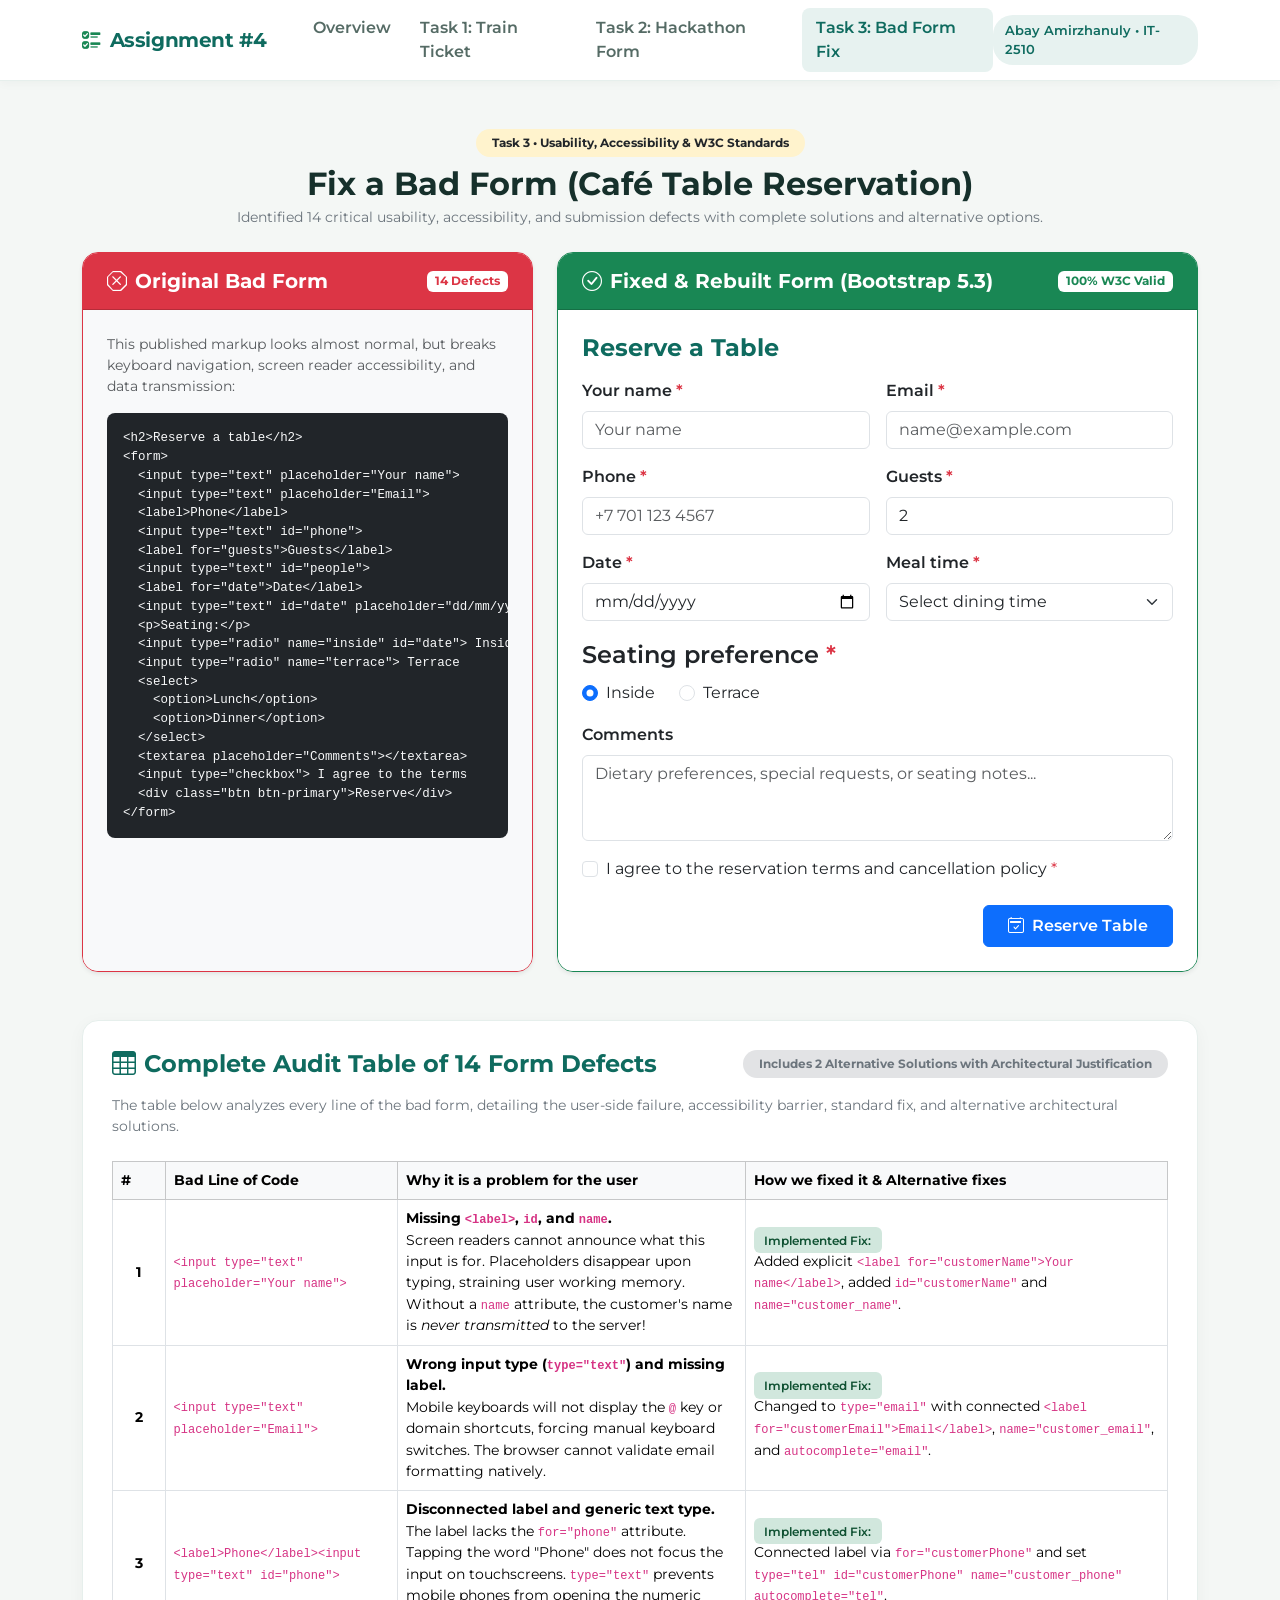
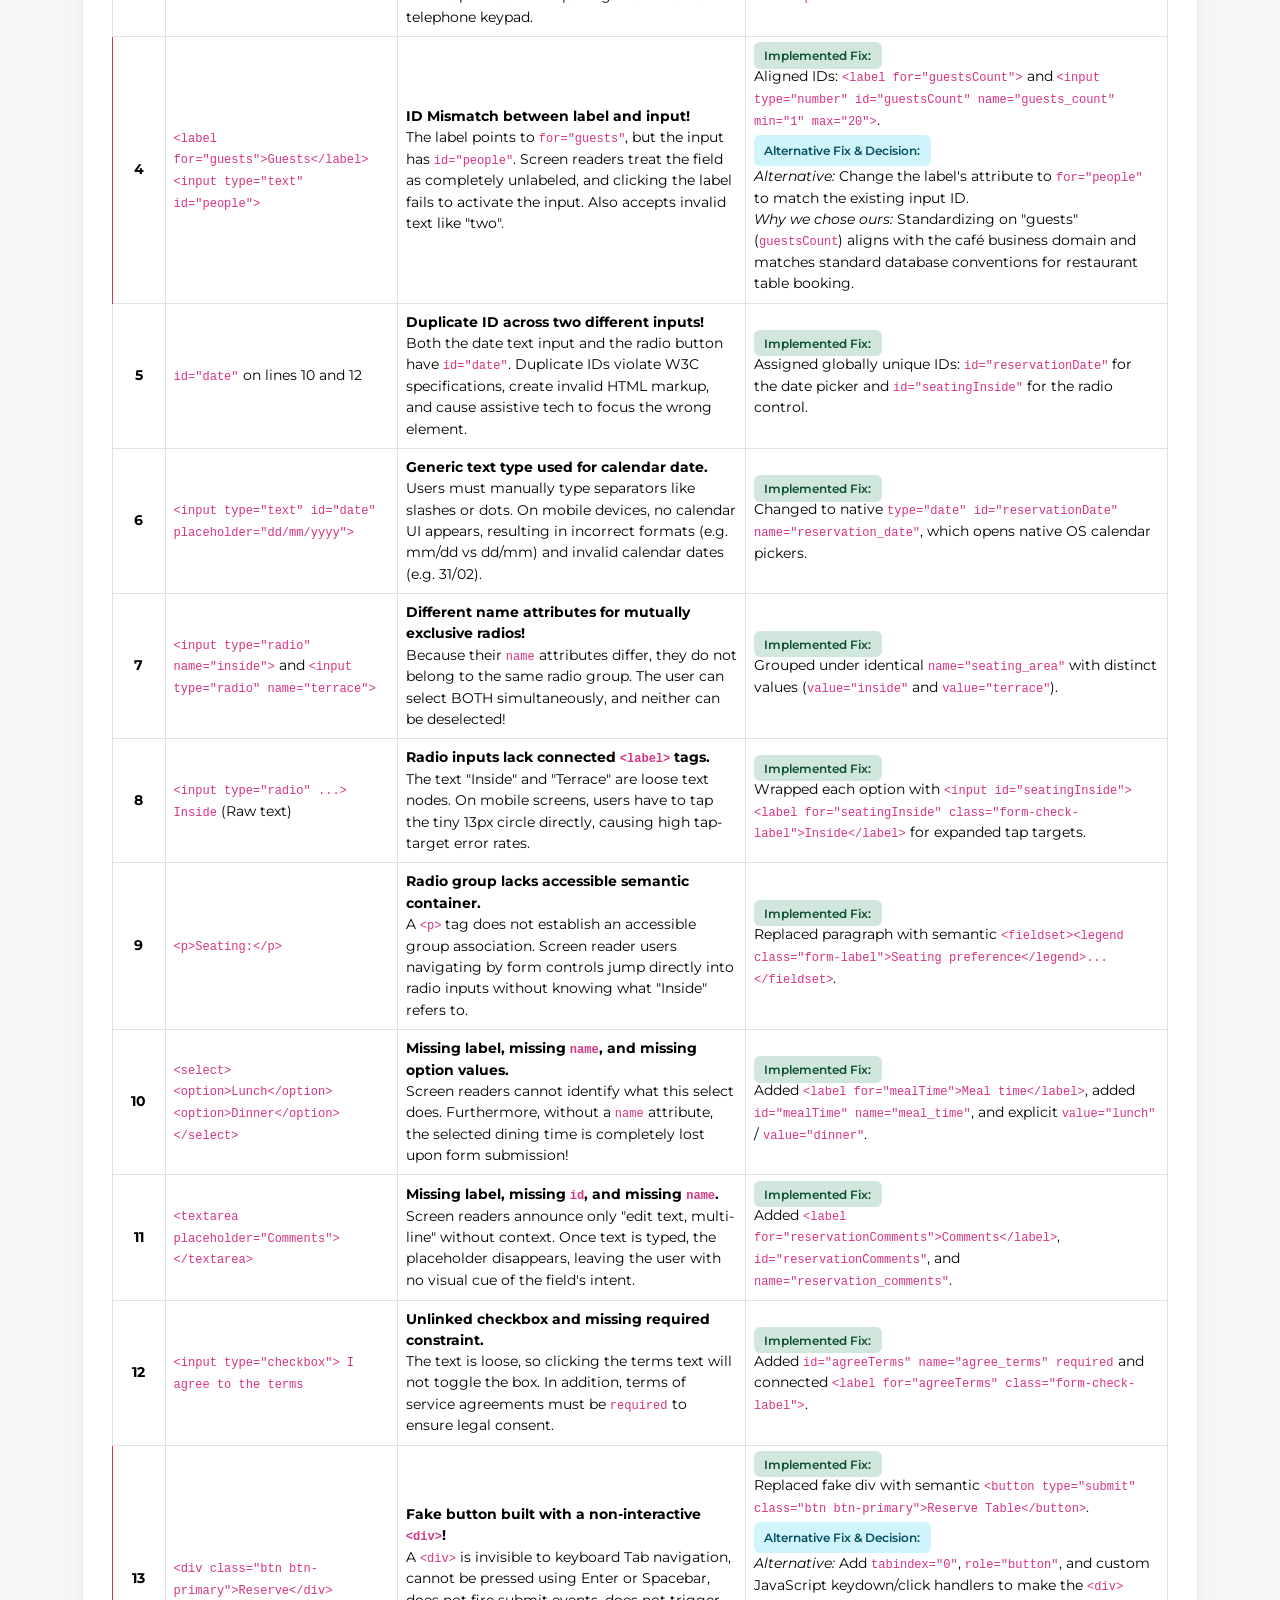
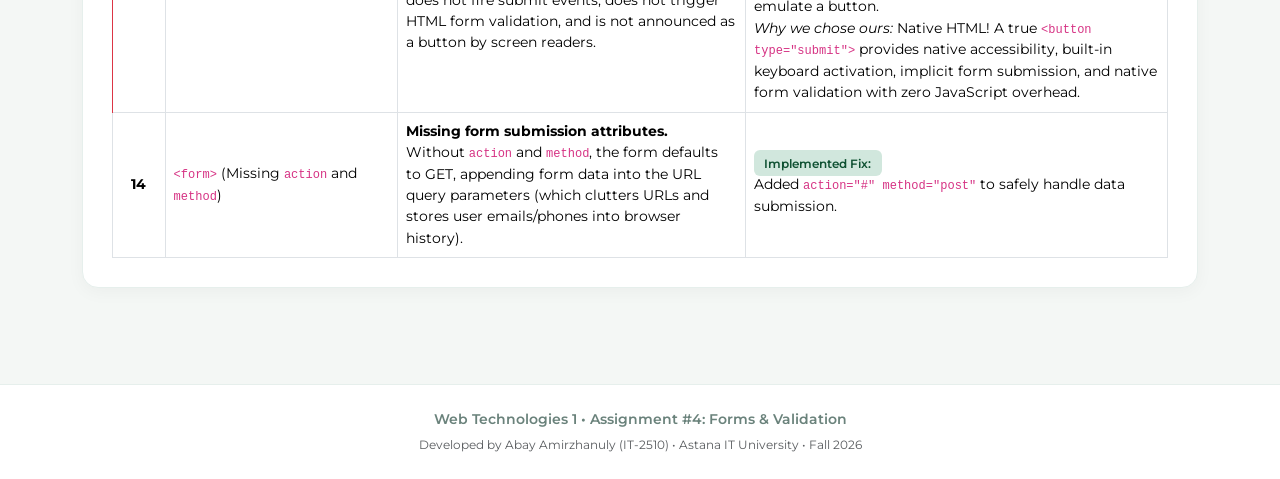
<file: task3.html>
<!DOCTYPE html>
<html lang="en">
<head>
  <meta charset="UTF-8">
  <meta name="viewport" content="width=device-width, initial-scale=1.0">
  <title>Task 3: Fix a Bad Form | Assignment #4</title>

  <!-- Google Fonts: Montserrat -->
  <link rel="preconnect" href="https://fonts.googleapis.com">
  <link rel="preconnect" href="https://fonts.gstatic.com" crossorigin>
  <link href="https://fonts.googleapis.com/css2?family=Montserrat:wght@400;500;600;700;800&display=swap" rel="stylesheet">

  <!-- Bootstrap 5.3 CDN -->
  <link href="https://cdn.jsdelivr.net/npm/bootstrap@5.3.3/dist/css/bootstrap.min.css" rel="stylesheet">

  <!-- Bootstrap Icons -->
  <link rel="stylesheet" href="https://cdn.jsdelivr.net/npm/bootstrap-icons@1.11.3/font/bootstrap-icons.min.css">

  <!-- Custom Stylesheet -->
  <link rel="stylesheet" href="css/style.css">
</head>
<body>

  <!-- Shared Navigation -->
  <nav class="navbar navbar-expand-lg assignment-nav sticky-top">
    <div class="container">
      <a class="navbar-brand d-flex align-items-center gap-2" href="index.html">
        <i class="bi bi-ui-checks text-success"></i>
        <span>Assignment #4</span>
      </a>
      <button class="navbar-toggler border-0" type="button" data-bs-toggle="collapse" data-bs-target="#navContent" aria-controls="navContent" aria-expanded="false" aria-label="Toggle navigation">
        <span class="navbar-toggler-icon"></span>
      </button>

      <div class="collapse navbar-collapse" id="navContent">
        <ul class="navbar-nav me-auto mb-2 mb-lg-0 ms-lg-3">
          <li class="nav-item">
            <a class="nav-link" href="index.html">Overview</a>
          </li>
          <li class="nav-item">
            <a class="nav-link" href="task1.html">Task 1: Train Ticket</a>
          </li>
          <li class="nav-item">
            <a class="nav-link" href="task2.html">Task 2: Hackathon Form</a>
          </li>
          <li class="nav-item">
            <a class="nav-link active" aria-current="page" href="task3.html">Task 3: Bad Form Fix</a>
          </li>
        </ul>
        <div class="d-flex align-items-center gap-2">
          <span class="badge-student">Abay Amirzhanuly &bull; IT-2510</span>
        </div>
      </div>
    </div>
  </nav>

  <!-- Main Content Area -->
  <main class="py-4 py-md-5">
    <div class="container">

      <!-- Breadcrumb Header -->
      <div class="mb-4 text-center">
        <span class="badge bg-warning-subtle text-dark fw-bold px-3 py-2 rounded-pill mb-2">
          Task 3 &bull; Usability, Accessibility &amp; W3C Standards
        </span>
        <h2 class="fw-bold mb-1" style="color: var(--dark-text);">Fix a Bad Form (Café Table Reservation)</h2>
        <p class="text-secondary small mb-0">
          Identified 14 critical usability, accessibility, and submission defects with complete solutions and alternative options.
        </p>
      </div>

      <!-- Comparison Section: Original Bad Code vs Rebuilt Accessible Bootstrap Form -->
      <div class="row g-4 mb-5">
        
        <!-- Left Column: The Original Bad Form Snippet -->
        <div class="col-12 col-lg-5">
          <div class="card h-100 border-danger shadow-sm" style="border-radius: var(--card-radius); overflow: hidden;">
            <div class="card-header bg-danger text-white py-3 px-4 d-flex justify-content-between align-items-center">
              <h5 class="mb-0 fw-bold"><i class="bi bi-x-octagon me-2"></i>Original Bad Form</h5>
              <span class="badge bg-white text-danger fw-bold">14 Defects</span>
            </div>
            <div class="card-body p-4 bg-light">
              <p class="small text-muted mb-3">
                This published markup looks almost normal, but breaks keyboard navigation, screen reader accessibility, and data transmission:
              </p>
              
              <!-- Code block displaying original snippet -->
              <pre class="bg-dark text-light p-3 rounded-3 small mb-0" style="font-size: 0.78rem; line-height: 1.5; overflow-x: auto;"><code>&lt;h2&gt;Reserve a table&lt;/h2&gt;
&lt;form&gt;
  &lt;input type="text" placeholder="Your name"&gt;
  &lt;input type="text" placeholder="Email"&gt;
  &lt;label&gt;Phone&lt;/label&gt;
  &lt;input type="text" id="phone"&gt;
  &lt;label for="guests"&gt;Guests&lt;/label&gt;
  &lt;input type="text" id="people"&gt;
  &lt;label for="date"&gt;Date&lt;/label&gt;
  &lt;input type="text" id="date" placeholder="dd/mm/yyyy"&gt;
  &lt;p&gt;Seating:&lt;/p&gt;
  &lt;input type="radio" name="inside" id="date"&gt; Inside
  &lt;input type="radio" name="terrace"&gt; Terrace
  &lt;select&gt;
    &lt;option&gt;Lunch&lt;/option&gt;
    &lt;option&gt;Dinner&lt;/option&gt;
  &lt;/select&gt;
  &lt;textarea placeholder="Comments"&gt;&lt;/textarea&gt;
  &lt;input type="checkbox"&gt; I agree to the terms
  &lt;div class="btn btn-primary"&gt;Reserve&lt;/div&gt;
&lt;/form&gt;</code></pre>
            </div>
          </div>
        </div>

        <!-- Right Column: Rebuilt Accessible Form with Bootstrap 5.3 -->
        <div class="col-12 col-lg-7">
          <div class="card h-100 border-success shadow-sm" style="border-radius: var(--card-radius); overflow: hidden;">
            <div class="card-header bg-success text-white py-3 px-4 d-flex justify-content-between align-items-center">
              <h5 class="mb-0 fw-bold"><i class="bi bi-check-circle me-2"></i>Fixed &amp; Rebuilt Form (Bootstrap 5.3)</h5>
              <span class="badge bg-white text-success fw-bold">100% W3C Valid</span>
            </div>
            
            <div class="card-body p-4 bg-white">
              <form id="fixedReservationForm" action="#" method="post" class="needs-validation">
                
                <h3 class="h4 fw-bold mb-3" style="color: var(--primary-teal);">Reserve a Table</h3>

                <!-- Name & Email -->
                <div class="row g-3 mb-3">
                  <div class="col-12 col-md-6">
                    <label for="customerName" class="form-label fw-semibold">Your name <span class="text-danger">*</span></label>
                    <input 
                      type="text" 
                      class="form-control" 
                      id="customerName" 
                      name="customer_name" 
                      placeholder="Your name" 
                      autocomplete="name"
                      required
                    >
                  </div>
                  <div class="col-12 col-md-6">
                    <label for="customerEmail" class="form-label fw-semibold">Email <span class="text-danger">*</span></label>
                    <input 
                      type="email" 
                      class="form-control" 
                      id="customerEmail" 
                      name="customer_email" 
                      placeholder="name@example.com" 
                      autocomplete="email"
                      required
                    >
                  </div>
                </div>

                <!-- Phone & Guests -->
                <div class="row g-3 mb-3">
                  <div class="col-12 col-md-6">
                    <label for="customerPhone" class="form-label fw-semibold">Phone <span class="text-danger">*</span></label>
                    <input 
                      type="tel" 
                      class="form-control" 
                      id="customerPhone" 
                      name="customer_phone" 
                      placeholder="+7 701 123 4567" 
                      autocomplete="tel"
                      required
                    >
                  </div>
                  <div class="col-12 col-md-6">
                    <label for="guestsCount" class="form-label fw-semibold">Guests <span class="text-danger">*</span></label>
                    <input 
                      type="number" 
                      class="form-control" 
                      id="guestsCount" 
                      name="guests_count" 
                      min="1" 
                      max="20" 
                      step="1" 
                      value="2" 
                      required
                    >
                  </div>
                </div>

                <!-- Date & Meal Time -->
                <div class="row g-3 mb-3">
                  <div class="col-12 col-md-6">
                    <label for="reservationDate" class="form-label fw-semibold">Date <span class="text-danger">*</span></label>
                    <input 
                      type="date" 
                      class="form-control" 
                      id="reservationDate" 
                      name="reservation_date" 
                      required
                    >
                  </div>
                  <div class="col-12 col-md-6">
                    <label for="mealTime" class="form-label fw-semibold">Meal time <span class="text-danger">*</span></label>
                    <select class="form-select" id="mealTime" name="meal_time" required>
                      <option value="" disabled selected>Select dining time</option>
                      <option value="lunch">Lunch</option>
                      <option value="dinner">Dinner</option>
                    </select>
                  </div>
                </div>

                <!-- Seating Radios (Properly Grouped in Fieldset) -->
                <div class="mb-3">
                  <fieldset class="border-0 p-0 m-0">
                    <legend class="form-label fw-semibold d-block mb-2">Seating preference <span class="text-danger">*</span></legend>
                    <div class="d-flex gap-4">
                      <div class="form-check">
                        <input 
                          class="form-check-input" 
                          type="radio" 
                          name="seating_area" 
                          id="seatingInside" 
                          value="inside" 
                          checked 
                          required
                        >
                        <label class="form-check-label" for="seatingInside">Inside</label>
                      </div>
                      <div class="form-check">
                        <input 
                          class="form-check-input" 
                          type="radio" 
                          name="seating_area" 
                          id="seatingTerrace" 
                          value="terrace" 
                          required
                        >
                        <label class="form-check-label" for="seatingTerrace">Terrace</label>
                      </div>
                    </div>
                  </fieldset>
                </div>

                <!-- Comments -->
                <div class="mb-3">
                  <label for="reservationComments" class="form-label fw-semibold">Comments</label>
                  <textarea 
                    class="form-control" 
                    id="reservationComments" 
                    name="reservation_comments" 
                    rows="3" 
                    placeholder="Dietary preferences, special requests, or seating notes..."
                  ></textarea>
                </div>

                <!-- Agreement Checkbox -->
                <div class="mb-4">
                  <div class="form-check">
                    <input 
                      class="form-check-input" 
                      type="checkbox" 
                      id="agreeTerms" 
                      name="agree_terms" 
                      required
                    >
                    <label class="form-check-label" for="agreeTerms">
                      I agree to the reservation terms and cancellation policy <span class="text-danger">*</span>
                    </label>
                  </div>
                </div>

                <!-- Submit Button: Real semantic <button type="submit"> -->
                <div class="d-grid d-md-flex justify-content-md-end">
                  <button type="submit" class="btn btn-primary px-4 py-2 fw-semibold">
                    <i class="bi bi-calendar2-check me-2"></i>Reserve Table
                  </button>
                </div>

              </form>
            </div>
          </div>
        </div>

      </div>

      <!-- Comprehensive Defect Audit Table (14 Problems) -->
      <section class="test-suite-card mb-5">
        <div class="d-flex flex-wrap justify-content-between align-items-center mb-3 gap-2">
          <h4 class="fw-bold mb-0" style="color: var(--primary-teal);">
            <i class="bi bi-table me-2"></i>Complete Audit Table of 14 Form Defects
          </h4>
          <span class="badge bg-secondary-subtle text-secondary px-3 py-2 rounded-pill small">
            Includes 2 Alternative Solutions with Architectural Justification
          </span>
        </div>
        
        <p class="text-secondary small mb-4">
          The table below analyzes every line of the bad form, detailing the user-side failure, accessibility barrier, standard fix, and alternative architectural solutions.
        </p>

        <div class="table-responsive">
          <table class="table table-bordered table-hover align-middle mb-0" style="font-size: 0.86rem; line-height: 1.55;">
            <thead class="table-light">
              <tr>
                <th scope="col" style="width: 5%;">#</th>
                <th scope="col" style="width: 22%;">Bad Line of Code</th>
                <th scope="col" style="width: 33%;">Why it is a problem for the user</th>
                <th scope="col" style="width: 40%;">How we fixed it &amp; Alternative fixes</th>
              </tr>
            </thead>
            <tbody>
              
              <!-- 1 -->
              <tr>
                <td class="text-center fw-bold">1</td>
                <td><code>&lt;input type="text" placeholder="Your name"&gt;</code></td>
                <td>
                  <strong>Missing <code>&lt;label&gt;</code>, <code>id</code>, and <code>name</code>.</strong><br>
                  Screen readers cannot announce what this input is for. Placeholders disappear upon typing, straining user working memory. Without a <code>name</code> attribute, the customer's name is <em>never transmitted</em> to the server!
                </td>
                <td>
                  <span class="badge-fix">Implemented Fix:</span><br>
                  Added explicit <code>&lt;label for="customerName"&gt;Your name&lt;/label&gt;</code>, added <code>id="customerName"</code> and <code>name="customer_name"</code>.
                </td>
              </tr>

              <!-- 2 -->
              <tr>
                <td class="text-center fw-bold">2</td>
                <td><code>&lt;input type="text" placeholder="Email"&gt;</code></td>
                <td>
                  <strong>Wrong input type (<code>type="text"</code>) and missing label.</strong><br>
                  Mobile keyboards will not display the <code>@</code> key or domain shortcuts, forcing manual keyboard switches. The browser cannot validate email formatting natively.
                </td>
                <td>
                  <span class="badge-fix">Implemented Fix:</span><br>
                  Changed to <code>type="email"</code> with connected <code>&lt;label for="customerEmail"&gt;Email&lt;/label&gt;</code>, <code>name="customer_email"</code>, and <code>autocomplete="email"</code>.
                </td>
              </tr>

              <!-- 3 -->
              <tr>
                <td class="text-center fw-bold">3</td>
                <td><code>&lt;label&gt;Phone&lt;/label&gt;&lt;input type="text" id="phone"&gt;</code></td>
                <td>
                  <strong>Disconnected label and generic text type.</strong><br>
                  The label lacks the <code>for="phone"</code> attribute. Tapping the word "Phone" does not focus the input on touchscreens. <code>type="text"</code> prevents mobile phones from opening the numeric telephone keypad.
                </td>
                <td>
                  <span class="badge-fix">Implemented Fix:</span><br>
                  Connected label via <code>for="customerPhone"</code> and set <code>type="tel" id="customerPhone" name="customer_phone" autocomplete="tel"</code>.
                </td>
              </tr>

              <!-- 4 (Alternative Fix #1) -->
              <tr class="problem-row-highlight">
                <td class="text-center fw-bold">4</td>
                <td><code>&lt;label for="guests"&gt;Guests&lt;/label&gt;&lt;input type="text" id="people"&gt;</code></td>
                <td>
                  <strong>ID Mismatch between label and input!</strong><br>
                  The label points to <code>for="guests"</code>, but the input has <code>id="people"</code>. Screen readers treat the field as completely unlabeled, and clicking the label fails to activate the input. Also accepts invalid text like "two".
                </td>
                <td>
                  <span class="badge-fix">Implemented Fix:</span><br>
                  Aligned IDs: <code>&lt;label for="guestsCount"&gt;</code> and <code>&lt;input type="number" id="guestsCount" name="guests_count" min="1" max="20"&gt;</code>.<br>
                  <span class="badge-alt-fix mt-1 d-inline-block">Alternative Fix &amp; Decision:</span><br>
                  <em>Alternative:</em> Change the label's attribute to <code>for="people"</code> to match the existing input ID.<br>
                  <em>Why we chose ours:</em> Standardizing on "guests" (<code>guestsCount</code>) aligns with the café business domain and matches standard database conventions for restaurant table booking.
                </td>
              </tr>

              <!-- 5 -->
              <tr>
                <td class="text-center fw-bold">5</td>
                <td><code>id="date"</code> on lines 10 and 12</td>
                <td>
                  <strong>Duplicate ID across two different inputs!</strong><br>
                  Both the date text input and the radio button have <code>id="date"</code>. Duplicate IDs violate W3C specifications, create invalid HTML markup, and cause assistive tech to focus the wrong element.
                </td>
                <td>
                  <span class="badge-fix">Implemented Fix:</span><br>
                  Assigned globally unique IDs: <code>id="reservationDate"</code> for the date picker and <code>id="seatingInside"</code> for the radio control.
                </td>
              </tr>

              <!-- 6 -->
              <tr>
                <td class="text-center fw-bold">6</td>
                <td><code>&lt;input type="text" id="date" placeholder="dd/mm/yyyy"&gt;</code></td>
                <td>
                  <strong>Generic text type used for calendar date.</strong><br>
                  Users must manually type separators like slashes or dots. On mobile devices, no calendar UI appears, resulting in incorrect formats (e.g. mm/dd vs dd/mm) and invalid calendar dates (e.g. 31/02).
                </td>
                <td>
                  <span class="badge-fix">Implemented Fix:</span><br>
                  Changed to native <code>type="date" id="reservationDate" name="reservation_date"</code>, which opens native OS calendar pickers.
                </td>
              </tr>

              <!-- 7 -->
              <tr>
                <td class="text-center fw-bold">7</td>
                <td><code>&lt;input type="radio" name="inside"&gt;</code> and <code>&lt;input type="radio" name="terrace"&gt;</code></td>
                <td>
                  <strong>Different name attributes for mutually exclusive radios!</strong><br>
                  Because their <code>name</code> attributes differ, they do not belong to the same radio group. The user can select BOTH simultaneously, and neither can be deselected!
                </td>
                <td>
                  <span class="badge-fix">Implemented Fix:</span><br>
                  Grouped under identical <code>name="seating_area"</code> with distinct values (<code>value="inside"</code> and <code>value="terrace"</code>).
                </td>
              </tr>

              <!-- 8 -->
              <tr>
                <td class="text-center fw-bold">8</td>
                <td><code>&lt;input type="radio" ...&gt; Inside</code> (Raw text)</td>
                <td>
                  <strong>Radio inputs lack connected <code>&lt;label&gt;</code> tags.</strong><br>
                  The text "Inside" and "Terrace" are loose text nodes. On mobile screens, users have to tap the tiny 13px circle directly, causing high tap-target error rates.
                </td>
                <td>
                  <span class="badge-fix">Implemented Fix:</span><br>
                  Wrapped each option with <code>&lt;input id="seatingInside"&gt;&lt;label for="seatingInside" class="form-check-label"&gt;Inside&lt;/label&gt;</code> for expanded tap targets.
                </td>
              </tr>

              <!-- 9 -->
              <tr>
                <td class="text-center fw-bold">9</td>
                <td><code>&lt;p&gt;Seating:&lt;/p&gt;</code></td>
                <td>
                  <strong>Radio group lacks accessible semantic container.</strong><br>
                  A <code>&lt;p&gt;</code> tag does not establish an accessible group association. Screen reader users navigating by form controls jump directly into radio inputs without knowing what "Inside" refers to.
                </td>
                <td>
                  <span class="badge-fix">Implemented Fix:</span><br>
                  Replaced paragraph with semantic <code>&lt;fieldset&gt;&lt;legend class="form-label"&gt;Seating preference&lt;/legend&gt;...&lt;/fieldset&gt;</code>.
                </td>
              </tr>

              <!-- 10 -->
              <tr>
                <td class="text-center fw-bold">10</td>
                <td><code>&lt;select&gt;&lt;option&gt;Lunch&lt;/option&gt;&lt;option&gt;Dinner&lt;/option&gt;&lt;/select&gt;</code></td>
                <td>
                  <strong>Missing label, missing <code>name</code>, and missing option values.</strong><br>
                  Screen readers cannot identify what this select does. Furthermore, without a <code>name</code> attribute, the selected dining time is completely lost upon form submission!
                </td>
                <td>
                  <span class="badge-fix">Implemented Fix:</span><br>
                  Added <code>&lt;label for="mealTime"&gt;Meal time&lt;/label&gt;</code>, added <code>id="mealTime" name="meal_time"</code>, and explicit <code>value="lunch"</code> / <code>value="dinner"</code>.
                </td>
              </tr>

              <!-- 11 -->
              <tr>
                <td class="text-center fw-bold">11</td>
                <td><code>&lt;textarea placeholder="Comments"&gt;&lt;/textarea&gt;</code></td>
                <td>
                  <strong>Missing label, missing <code>id</code>, and missing <code>name</code>.</strong><br>
                  Screen readers announce only "edit text, multi-line" without context. Once text is typed, the placeholder disappears, leaving the user with no visual cue of the field's intent.
                </td>
                <td>
                  <span class="badge-fix">Implemented Fix:</span><br>
                  Added <code>&lt;label for="reservationComments"&gt;Comments&lt;/label&gt;</code>, <code>id="reservationComments"</code>, and <code>name="reservation_comments"</code>.
                </td>
              </tr>

              <!-- 12 -->
              <tr>
                <td class="text-center fw-bold">12</td>
                <td><code>&lt;input type="checkbox"&gt; I agree to the terms</code></td>
                <td>
                  <strong>Unlinked checkbox and missing required constraint.</strong><br>
                  The text is loose, so clicking the terms text will not toggle the box. In addition, terms of service agreements must be <code>required</code> to ensure legal consent.
                </td>
                <td>
                  <span class="badge-fix">Implemented Fix:</span><br>
                  Added <code>id="agreeTerms" name="agree_terms" required</code> and connected <code>&lt;label for="agreeTerms" class="form-check-label"&gt;</code>.
                </td>
              </tr>

              <!-- 13 (Alternative Fix #2) -->
              <tr class="problem-row-highlight">
                <td class="text-center fw-bold">13</td>
                <td><code>&lt;div class="btn btn-primary"&gt;Reserve&lt;/div&gt;</code></td>
                <td>
                  <strong>Fake button built with a non-interactive <code>&lt;div&gt;</code>!</strong><br>
                  A <code>&lt;div&gt;</code> is invisible to keyboard Tab navigation, cannot be pressed using Enter or Spacebar, does not fire submit events, does not trigger HTML form validation, and is not announced as a button by screen readers.
                </td>
                <td>
                  <span class="badge-fix">Implemented Fix:</span><br>
                  Replaced fake div with semantic <code>&lt;button type="submit" class="btn btn-primary"&gt;Reserve Table&lt;/button&gt;</code>.<br>
                  <span class="badge-alt-fix mt-1 d-inline-block">Alternative Fix &amp; Decision:</span><br>
                  <em>Alternative:</em> Add <code>tabindex="0"</code>, <code>role="button"</code>, and custom JavaScript keydown/click handlers to make the <code>&lt;div&gt;</code> emulate a button.<br>
                  <em>Why we chose ours:</em> Native HTML! A true <code>&lt;button type="submit"&gt;</code> provides native accessibility, built-in keyboard activation, implicit form submission, and native form validation with zero JavaScript overhead.
                </td>
              </tr>

              <!-- 14 -->
              <tr>
                <td class="text-center fw-bold">14</td>
                <td><code>&lt;form&gt;</code> (Missing <code>action</code> and <code>method</code>)</td>
                <td>
                  <strong>Missing form submission attributes.</strong><br>
                  Without <code>action</code> and <code>method</code>, the form defaults to GET, appending form data into the URL query parameters (which clutters URLs and stores user emails/phones into browser history).
                </td>
                <td>
                  <span class="badge-fix">Implemented Fix:</span><br>
                  Added <code>action="#" method="post"</code> to safely handle data submission.
                </td>
              </tr>

            </tbody>
          </table>
        </div>
      </section>

    </div>
  </main>

  <!-- Shared Footer -->
  <footer class="assignment-footer text-center">
    <div class="container">
      <p class="mb-1 fw-semibold">Web Technologies 1 &bull; Assignment #4: Forms &amp; Validation</p>
      <small class="text-muted">Developed by Abay Amirzhanuly (IT-2510) &bull; Astana IT University &bull; Fall 2026</small>
    </div>
  </footer>

  <!-- Bootstrap Bundle JS -->
  <script src="https://cdn.jsdelivr.net/npm/bootstrap@5.3.3/dist/js/bootstrap.bundle.min.js"></script>
</body>
</html>
</file>
<file: css/style.css>
/* ==========================================================================
   Assignment #4: Forms and Validation (HTML + Bootstrap)
   Author: Abay Amirzhanuly (IT-2510)
   Colors: #0F6B5F, #F2A93B, #16302B, #F4F7F5, #E6EFEC
   ========================================================================== */

:root {
  --primary-teal: #0F6B5F;
  --primary-teal-dark: #0b5047;
  --primary-teal-light: #e7f2f0;
  --accent-amber: #F2A93B;
  --accent-amber-hover: #e09628;
  --dark-text: #16302B;
  --bg-page: #F4F7F5;
  --border-light: #E6EFEC;
  --card-radius: 16px;
  --input-radius: 8px;
  --font-family: 'Montserrat', system-ui, -apple-system, sans-serif;
}

body {
  font-family: var(--font-family);
  background-color: var(--bg-page);
  color: var(--dark-text);
  min-height: 100vh;
  margin: 0;
  display: flex;
  flex-direction: column;
}

/* --------------------------------------------------------------------------
   SHARED NAVIGATION BAR
   -------------------------------------------------------------------------- */
.assignment-nav {
  background-color: #ffffff;
  border-bottom: 1px solid var(--border-light);
  box-shadow: 0 2px 10px rgba(22, 48, 43, 0.04);
}

.assignment-nav .navbar-brand {
  font-weight: 700;
  color: var(--primary-teal);
  letter-spacing: -0.02em;
}

.assignment-nav .nav-link {
  font-weight: 600;
  color: #556b65;
  padding: 0.5rem 0.9rem !important;
  border-radius: 8px;
  transition: all 0.2s ease;
}

.assignment-nav .nav-link:hover,
.assignment-nav .nav-link.active {
  color: var(--primary-teal);
  background-color: var(--primary-teal-light);
}

.badge-student {
  background-color: var(--primary-teal-light);
  color: var(--primary-teal);
  font-weight: 600;
  border-radius: 20px;
  padding: 0.35rem 0.8rem;
  font-size: 0.8rem;
}

/* --------------------------------------------------------------------------
   TASK 1: BOOK A TRAIN TICKET
   -------------------------------------------------------------------------- */
.ticket-card {
  background: #ffffff;
  border: 1px solid var(--border-light);
  border-radius: var(--card-radius);
  box-shadow: 0 12px 36px rgba(22, 48, 43, 0.07);
  overflow: hidden;
  max-width: 860px;
  margin: 0 auto;
}

.ticket-header {
  background-color: var(--primary-teal);
  color: #ffffff;
  padding: 1.35rem 2rem;
}

.ticket-header h1,
.ticket-header h2 {
  font-size: 1.5rem;
  font-weight: 700;
  margin: 0;
  letter-spacing: -0.01em;
}

.ticket-body {
  padding: 2rem;
}

@media (max-width: 575.98px) {
  .ticket-body {
    padding: 1.25rem 1rem;
  }
  .ticket-header {
    padding: 1.15rem 1.25rem;
  }
}

/* Segmented Trip Type Toggle (One way / Round trip) */
.trip-type-group {
  display: inline-flex;
  background-color: var(--border-light);
  padding: 4px;
  border-radius: 30px;
  gap: 2px;
}

.trip-type-group input[type="radio"] {
  position: absolute;
  clip: rect(0, 0, 0, 0);
  pointer-events: none;
}

.trip-type-label {
  display: inline-block;
  padding: 8px 22px;
  font-size: 0.88rem;
  font-weight: 600;
  color: #556b65;
  border-radius: 26px;
  cursor: pointer;
  transition: all 0.2s ease;
  user-select: none;
}

.trip-type-group input[type="radio"]:checked + .trip-type-label {
  background-color: var(--primary-teal);
  color: #ffffff;
  box-shadow: 0 2px 8px rgba(15, 107, 95, 0.25);
}

.trip-type-group input[type="radio"]:focus-visible + .trip-type-label {
  outline: 2px solid var(--accent-amber);
  outline-offset: 2px;
}

/* Input Fields Styling */
.ticket-form .form-label {
  font-size: 0.82rem;
  font-weight: 600;
  color: #5b736c;
  margin-bottom: 0.35rem;
}

.ticket-form .form-control,
.ticket-form .form-select {
  font-family: inherit;
  font-size: 0.95rem;
  font-weight: 500;
  color: var(--dark-text);
  background-color: #fafdfc;
  border: 1px solid var(--border-light);
  border-radius: var(--input-radius);
  padding: 0.65rem 0.9rem;
  transition: border-color 0.2s ease, box-shadow 0.2s ease;
}

.ticket-form .form-control:focus,
.ticket-form .form-select:focus {
  background-color: #ffffff;
  border-color: var(--primary-teal);
  box-shadow: 0 0 0 3px rgba(15, 107, 95, 0.15);
  outline: none;
}

.ticket-form .input-group-text {
  font-family: inherit;
  font-weight: 600;
  font-size: 0.95rem;
  color: #5b736c;
  background-color: var(--border-light);
  border: 1px solid var(--border-light);
  border-radius: var(--input-radius) 0 0 var(--input-radius);
  padding-left: 0.85rem;
  padding-right: 0.85rem;
}

/* Carriage Class Radio Buttons */
.carriage-group {
  display: flex;
  flex-wrap: wrap;
  gap: 1.5rem;
  align-items: center;
}

.carriage-group .form-check-input {
  cursor: pointer;
  border-color: #9cb5ae;
}

.carriage-group .form-check-input:checked {
  background-color: var(--primary-teal);
  border-color: var(--primary-teal);
}

.carriage-group .form-check-label {
  font-size: 0.92rem;
  font-weight: 500;
  color: var(--dark-text);
  cursor: pointer;
}

/* Checkboxes */
.ticket-form .form-check-input {
  cursor: pointer;
  border-color: #9cb5ae;
  border-radius: 4px;
}

.ticket-form .form-check-input:checked {
  background-color: var(--primary-teal);
  border-color: var(--primary-teal);
}

.ticket-form .form-check-label {
  font-size: 0.88rem;
  color: #3b524c;
  cursor: pointer;
}

/* Action Buttons */
.btn-find {
  background-color: var(--accent-amber);
  color: var(--dark-text);
  font-weight: 700;
  font-size: 0.95rem;
  border: 2px solid var(--accent-amber);
  border-radius: 28px;
  padding: 0.65rem 2rem;
  transition: all 0.2s ease;
  box-shadow: 0 4px 14px rgba(242, 169, 59, 0.25);
}

.btn-find:hover,
.btn-find:focus {
  background-color: var(--accent-amber-hover);
  border-color: var(--accent-amber-hover);
  color: var(--dark-text);
  transform: translateY(-1px);
}

.btn-clear {
  background-color: #ffffff;
  color: #6a827b;
  font-weight: 600;
  font-size: 0.95rem;
  border: 1px solid var(--border-light);
  border-radius: 28px;
  padding: 0.65rem 1.8rem;
  transition: all 0.2s ease;
}

.btn-clear:hover,
.btn-clear:focus {
  background-color: var(--border-light);
  color: var(--dark-text);
}

/* --------------------------------------------------------------------------
   TASK 2: HACKATHON REGISTRATION (:user-invalid / :user-valid NATIVE RULES)
   -------------------------------------------------------------------------- */
.hack-card {
  background: #ffffff;
  border: 1px solid #dbe5e1;
  border-radius: var(--card-radius);
  box-shadow: 0 14px 40px rgba(22, 48, 43, 0.08);
  overflow: hidden;
  max-width: 860px;
  margin: 0 auto;
}

.hack-header {
  background: linear-gradient(135deg, var(--primary-teal), #0a4941);
  color: #ffffff;
  padding: 1.8rem 2rem;
}

.hack-header h1 {
  font-size: 1.65rem;
  font-weight: 800;
  margin: 0 0 0.35rem;
}

.hack-header p {
  margin: 0;
  opacity: 0.9;
  font-size: 0.92rem;
}

.hack-body {
  padding: 2.2rem;
}

@media (max-width: 575.98px) {
  .hack-body {
    padding: 1.35rem 1rem;
  }
  .hack-header {
    padding: 1.35rem 1.25rem;
  }
}

/* Native CSS Validation States using :user-invalid and :user-valid */
.hack-form .form-control:user-invalid,
.hack-form .form-select:user-invalid,
.hack-form .form-check-input:user-invalid {
  border-color: #dc3545 !important;
  background-color: #fff8f8;
}

.hack-form .form-control:user-valid:not([type="checkbox"]):not([type="radio"]),
.hack-form .form-select:user-valid {
  border-color: #198754 !important;
  background-color: #f8fff9;
}

/* Show feedback message only when field is :user-invalid */
.hack-form input:user-invalid ~ .invalid-feedback,
.hack-form select:user-invalid ~ .invalid-feedback,
.hack-form textarea:user-invalid ~ .invalid-feedback {
  display: block;
}

/* Keep .valid-feedback visible on :user-valid */
.hack-form input:user-valid ~ .valid-feedback,
.hack-form select:user-valid ~ .valid-feedback,
.hack-form textarea:user-valid ~ .valid-feedback {
  display: block;
}

.field-hint {
  font-size: 0.78rem;
  color: #6a827b;
  margin-top: 0.2rem;
}

.required-star {
  color: #dc3545;
  font-weight: 700;
  margin-left: 2px;
}

/* Testing Table for Task 2 */
.test-suite-card {
  background: #ffffff;
  border: 1px solid var(--border-light);
  border-radius: var(--card-radius);
  box-shadow: 0 4px 18px rgba(0,0,0,0.04);
  padding: 1.8rem;
  margin-top: 2rem;
}

/* --------------------------------------------------------------------------
   TASK 3: BAD FORM COMPARISON & PROBLEMS TABLE
   -------------------------------------------------------------------------- */
.problem-row-highlight {
  background-color: #fff5f5;
  border-left: 4px solid #dc3545;
}

.badge-fix {
  background-color: #d1e7dd;
  color: #0f5132;
  font-weight: 600;
  font-size: 0.78rem;
  padding: 0.35rem 0.65rem;
  border-radius: 6px;
}

.badge-alt-fix {
  background-color: #cff4fc;
  color: #055160;
  font-weight: 600;
  font-size: 0.78rem;
  padding: 0.35rem 0.65rem;
  border-radius: 6px;
}

/* Footer */
.assignment-footer {
  margin-top: auto;
  background-color: #ffffff;
  border-top: 1px solid var(--border-light);
  padding: 1.5rem 0;
  font-size: 0.88rem;
  color: #6a827b;
}
</file>
